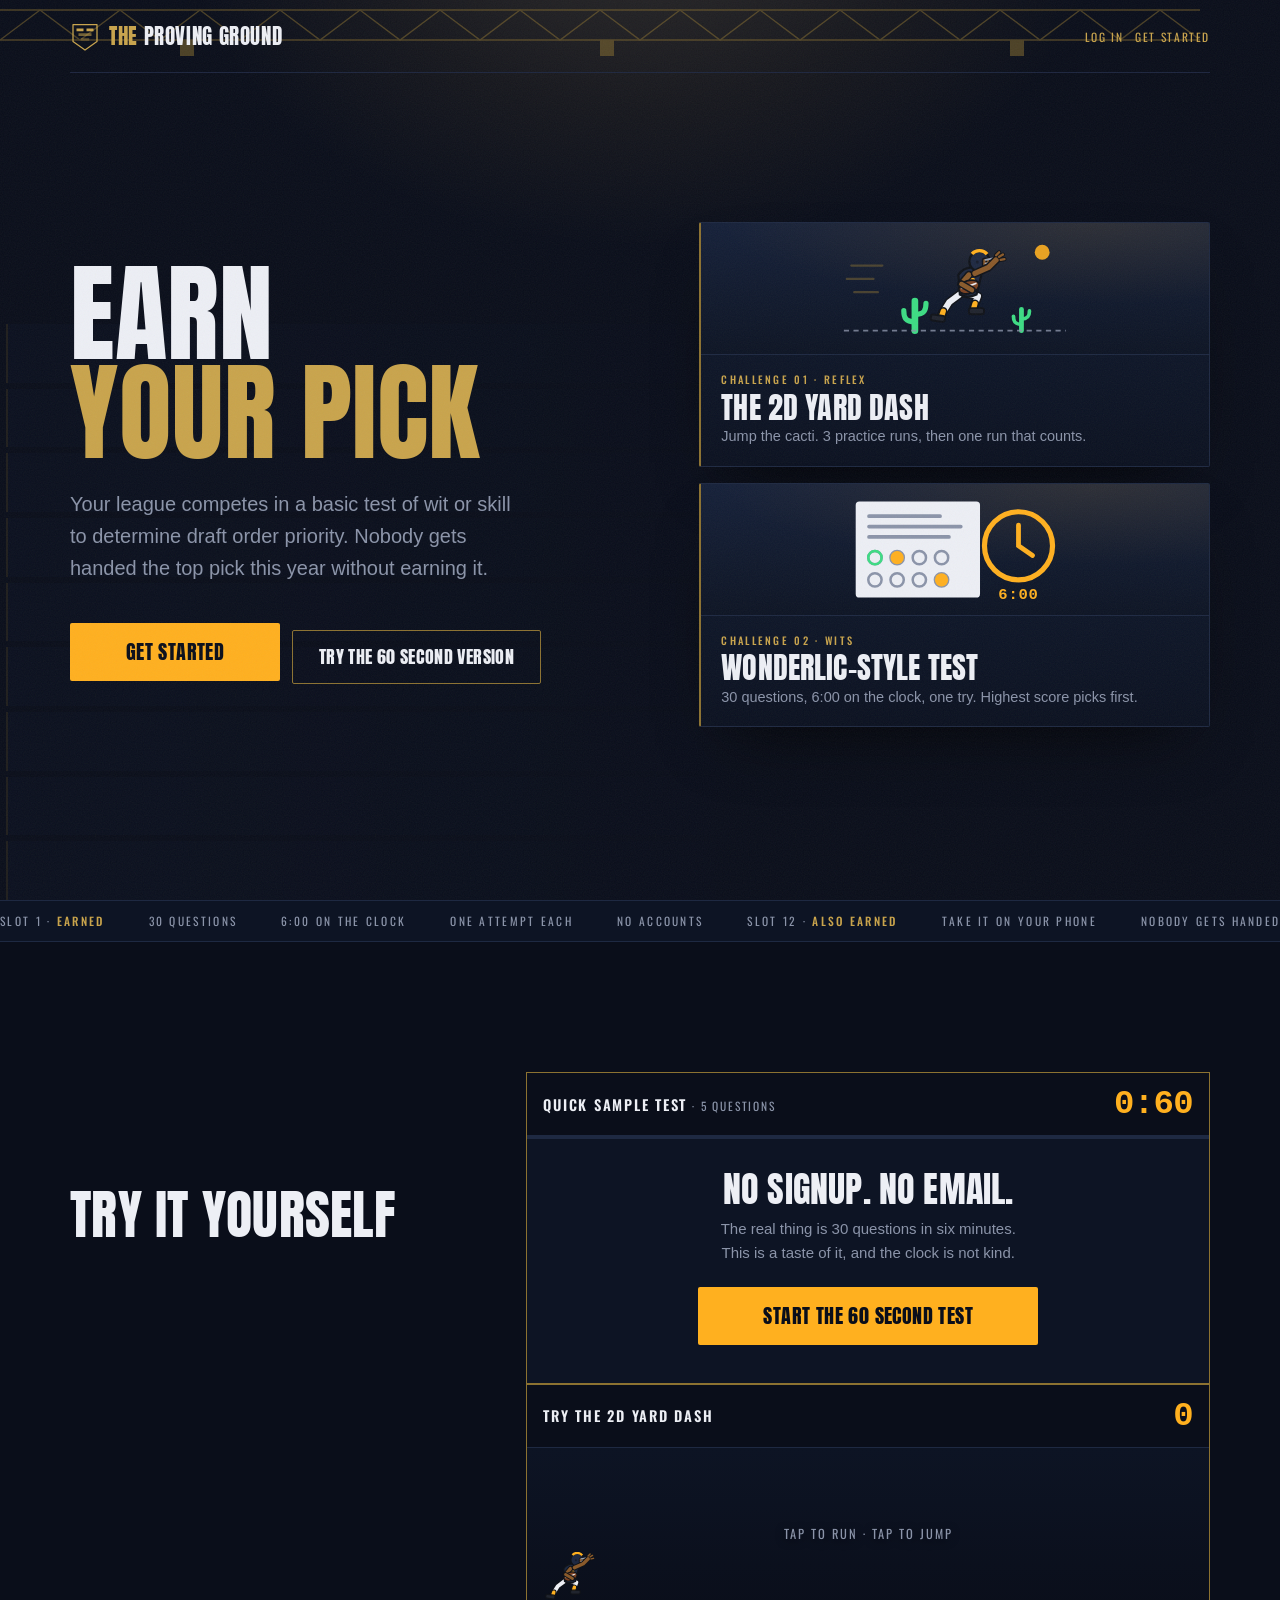
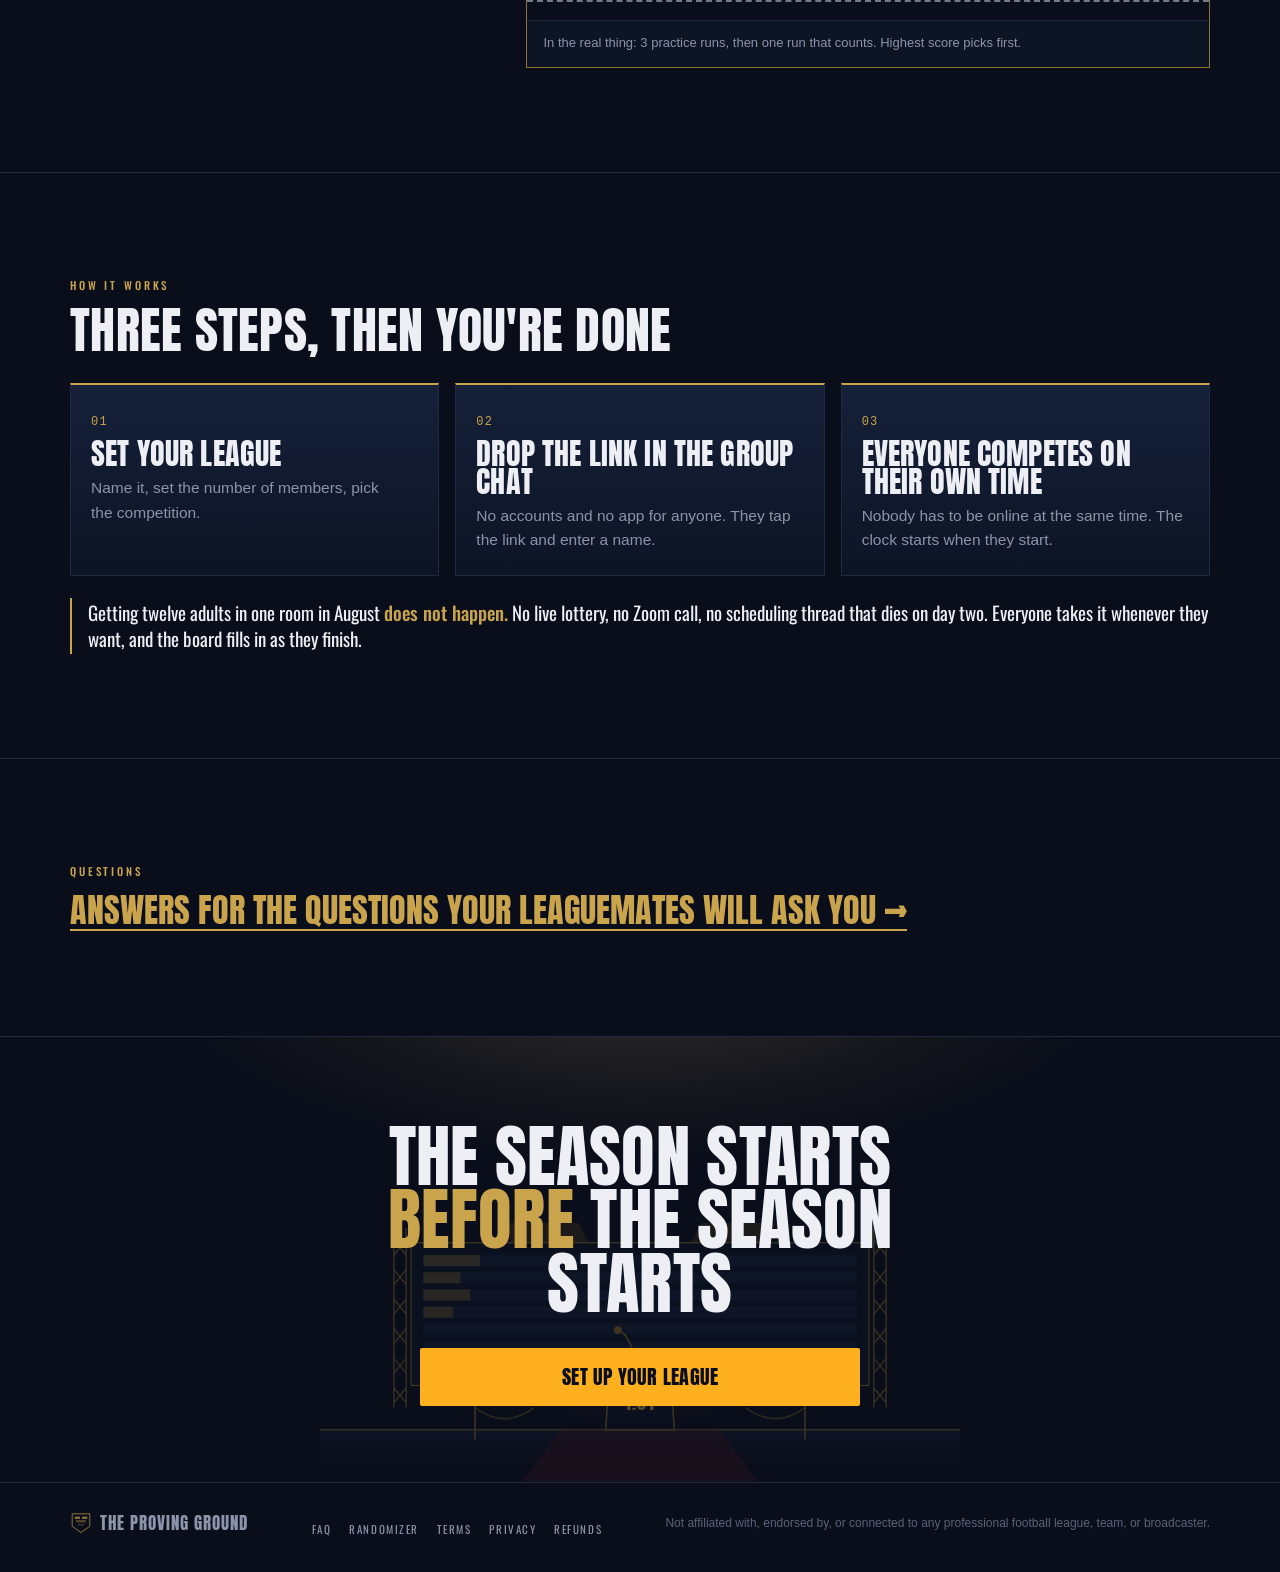
<file: docs/index.html>
<!doctype html>
<html lang="en">
<head>
<meta charset="utf-8">
<meta name="viewport" content="width=device-width, initial-scale=1, viewport-fit=cover">
<title>Fantasy Draft Order — Earn It, Don't Randomize It | The Proving Ground</title>
<meta name="description" content="Stop letting a random number generator hand out the 1.01. Your league takes a 6-minute test or plays a skill game on their phones — highest score picks first. No accounts for members, free to run.">
<link rel="canonical" href="https://theprovingground.app/">
<meta name="theme-color" content="#0A0E1A">

<meta property="og:type" content="website">
<meta property="og:site_name" content="The Proving Ground">
<meta property="og:title" content="Fantasy Draft Order — Earn It, Don't Randomize It">
<meta property="og:description" content="Your league competes for draft position: a 6-minute Wonderlic-style test or a reflex game, on their phones, no accounts. Highest score picks first.">
<meta property="og:url" content="https://theprovingground.app/">
<meta property="og:image" content="https://theprovingground.app/brand/og.png">
<meta property="og:image:width" content="1200">
<meta property="og:image:height" content="630">
<meta name="twitter:card" content="summary_large_image">
<meta name="twitter:title" content="Fantasy Draft Order — Earn It, Don't Randomize It">
<meta name="twitter:description" content="Your league competes for draft position: a 6-minute test or a reflex game, on their phones. Highest score picks first.">
<meta name="twitter:image" content="https://theprovingground.app/brand/og.png">

<script type="application/ld+json">
{
  "@context": "https://schema.org",
  "@graph": [
    {
      "@type": "Organization",
      "@id": "https://theprovingground.app/#org",
      "name": "The Proving Ground",
      "url": "https://theprovingground.app/",
      "logo": "https://theprovingground.app/brand/apple-touch-icon.png"
    },
    {
      "@type": "WebApplication",
      "name": "The Proving Ground",
      "url": "https://theprovingground.app/",
      "applicationCategory": "GameApplication",
      "operatingSystem": "Any (web browser)",
      "description": "A fantasy draft order competition app. Instead of a random draft order generator, league members take a 6-minute Wonderlic-style test or play a skill game on their phones — highest score picks their draft slot first. Members join from a shared link with no accounts.",
      "offers": { "@type": "Offer", "price": "0", "priceCurrency": "USD" },
      "publisher": { "@id": "https://theprovingground.app/#org" }
    }
  ]
}
</script>

<link rel="preconnect" href="https://fonts.googleapis.com">
<link rel="preconnect" href="https://fonts.gstatic.com" crossorigin>
<!-- app.css must be the FIRST stylesheet: the embedded t-rex game injects
     keyframes into document.styleSheets[0], which throws on cross-origin sheets. -->
<link rel="stylesheet" href="./app.css?v=36">
<link href="https://fonts.googleapis.com/css2?family=Anton&family=Oswald:wght@400;500;600&display=swap" rel="stylesheet">
<link rel="stylesheet" href="./landing.css?v=36">
<link rel="stylesheet" href="./landing-desktop.css?v=36">
<link rel="icon" type="image/svg+xml" href="./brand/favicon.svg?v=36">
<link rel="icon" type="image/png" sizes="32x32" href="./brand/favicon-32.png?v=36">
<link rel="apple-touch-icon" href="./brand/apple-touch-icon.png?v=36">
</head>
<body>
<div class="wrap" id="wrap">
  <div id="app" class="center" style="padding-top:40px"><div class="mut">Loading…</div></div>
</div>
<!-- Visible by default so non-JS crawlers (AI engines especially) read the
     page; route() hides it immediately for app views. -->
<div id="landing">
<!-- ============ 1. HERO ============ -->
<header class="lp-hero">
  <div class="lp-stage" aria-hidden="true">
    <div class="lp-spot"></div>
    <svg class="lp-truss" viewBox="0 0 1200 56" preserveAspectRatio="none" aria-hidden="true">
      <g stroke="#8C7231" stroke-width="1.4" fill="none">
        <line x1="0" y1="10" x2="1200" y2="10"/><line x1="0" y1="40" x2="1200" y2="40"/>
        <path d="M0 40 L40 10 L80 40 L120 10 L160 40 L200 10 L240 40 L280 10 L320 40 L360 10 L400 40 L440 10 L480 40 L520 10 L560 40 L600 10 L640 40 L680 10 L720 40 L760 10 L800 40 L840 10 L880 40 L920 10 L960 40 L1000 10 L1040 40 L1080 10 L1120 40 L1160 10 L1200 40"/>
      </g>
      <g fill="#8C7231">
        <rect x="180" y="40" width="14" height="16"/><rect x="600" y="40" width="14" height="16"/><rect x="1010" y="40" width="14" height="16"/>
      </g>
    </svg>
    <div class="lp-bigboard"><i></i><i></i><i></i><i></i><i></i><i></i><i></i><i></i><i></i></div>
  </div>

  <div class="lp-shell">
    <nav class="lp-nav">
      <div class="lp-logo"><img class="lp-lm" src="./brand/icon.svg?v=36" alt=""><b><i>The</i> Proving Ground</b></div>
      <div style="display:flex;align-items:center;gap:12px;flex-shrink:0">
        <a class="lp-navlink" href="#/login">Log in</a>
        <a class="lp-navlink" href="#/admin/signup" style="color:var(--brass)">Get started</a>
      </div>
    </nav>

    <div class="lp-herobody">
      <div class="lp-clockwrap">
        <div class="lp-clock lp-num" id="heroClock" aria-label="six minutes">6<span class="lp-cl">:</span>00</div>
        <div class="lp-clocklab">One test<br>Six minutes<br>One try</div>
      </div>
      <h1>Earn<br><em>your pick</em></h1>
      <p class="lp-body lp-sub">Your league competes in a basic test of wit or skill to determine draft order priority. Nobody gets handed the top pick this year without earning it.</p>
      <div class="lp-heroCta">
        <a class="lp-btn" id="getStarted" href="#/admin/signup">Get started</a>
        <button class="lp-btn lp-outline" type="button" data-jump="#test" style="margin-top:10px">Try the 60 second version</button>
      </div>
    </div>



    <div class="lp-hpicks">
      <a class="lp-hpick" href="#/admin/signup">
        <div class="lp-hp-art"><svg viewBox="0 0 300 150" preserveAspectRatio="xMidYMax meet" aria-hidden="true"><g stroke="#8C7231" stroke-width="3" stroke-linecap="round" opacity=".45"><path d="M10 44 H52 M4 62 H40 M14 80 H46"/></g><circle cx="268" cy="26" r="10" fill="#FFB01F" opacity=".9"/><g transform="translate(96 132) scale(1)" stroke="#3DDC84" stroke-linecap="round" fill="none"><path d="M0 0 V-40" stroke-width="9"/><path d="M0 -12 C-13 -12 -15 -18 -15 -27" stroke-width="7"/><path d="M0 -22 C13 -22 15 -28 15 -37" stroke-width="7"/></g><g transform="translate(240 132) scale(0.72)" stroke="#3DDC84" stroke-linecap="round" fill="none"><path d="M0 0 V-40" stroke-width="9"/><path d="M0 -12 C-13 -12 -15 -18 -15 -27" stroke-width="7"/><path d="M0 -22 C13 -22 15 -28 15 -37" stroke-width="7"/></g><g transform="translate(116 22) scale(1.02)"><polyline points="42,58 26,70 16,86" fill="none" stroke="#101319" stroke-width="12" stroke-linecap="round" stroke-linejoin="round"/><polyline points="42,58 26,70 16,86" fill="none" stroke="#EDEFF5" stroke-width="8" stroke-linecap="round" stroke-linejoin="round"/><polyline points="18,82 16,88" fill="none" stroke="#101319" stroke-width="11" stroke-linecap="round" stroke-linejoin="round"/><polyline points="18,82 16,88" fill="none" stroke="#FFB01F" stroke-width="7" stroke-linecap="round" stroke-linejoin="round"/><rect x="2" y="86" width="19" height="8" rx="3" transform="rotate(8 2 86)" fill="#20242E" stroke="#101319" stroke-width="2.5"/><polyline points="46,58 64,62 58,78" fill="none" stroke="#101319" stroke-width="12" stroke-linecap="round" stroke-linejoin="round"/><polyline points="46,58 64,62 58,78" fill="none" stroke="#EDEFF5" stroke-width="8" stroke-linecap="round" stroke-linejoin="round"/><polyline points="60,72 58,79" fill="none" stroke="#101319" stroke-width="11" stroke-linecap="round" stroke-linejoin="round"/><polyline points="60,72 58,79" fill="none" stroke="#FFB01F" stroke-width="7" stroke-linecap="round" stroke-linejoin="round"/><rect x="52" y="78" width="20" height="8" rx="3" fill="#20242E" stroke="#101319" stroke-width="2.5"/><path d="M38 34 Q44 24 58 24 Q70 26 68 36 L62 60 Q50 66 40 60 Z" fill="#1E2942" stroke="#101319" stroke-width="3"/><rect x="44" y="38" width="16" height="4.5" rx="2" fill="#FFB01F"/><rect x="46" y="46" width="12" height="4" rx="2" fill="#FFB01F"/><polyline points="52,34 42,46" fill="none" stroke="#101319" stroke-width="11" stroke-linecap="round" stroke-linejoin="round"/><polyline points="52,34 42,46" fill="none" stroke="#8A5A2B" stroke-width="7" stroke-linecap="round" stroke-linejoin="round"/><ellipse cx="52" cy="50" rx="14" ry="8.5" transform="rotate(-18 52 50)" fill="#7B4222" stroke="#101319" stroke-width="2.5"/><path d="M42 52 L62 45" stroke="#EDEFF5" stroke-width="2"/><path d="M49 50 l2 -1 M53 48.6 l2 -1 M57 47.2 l2 -1" stroke="#EDEFF5" stroke-width="1.4"/><polyline points="42,46 56,54" fill="none" stroke="#101319" stroke-width="10" stroke-linecap="round" stroke-linejoin="round"/><polyline points="42,46 56,54" fill="none" stroke="#8A5A2B" stroke-width="6" stroke-linecap="round" stroke-linejoin="round"/><circle cx="66" cy="16" r="13.5" fill="#1E2942" stroke="#101319" stroke-width="3"/><path d="M56 6 A13.5 13.5 0 0 1 76 6.5" fill="none" stroke="#FFB01F" stroke-width="4.5"/><rect x="70" y="12" width="9.5" height="11" rx="3" fill="#8A5A2B" stroke="#101319" stroke-width="2"/><circle cx="75" cy="16" r="1.4" fill="#101319"/><path d="M74 14 L90 11 M74 19 L89 17 M87 10 L88 18" fill="none" stroke="#97A1B4" stroke-width="2.6" stroke-linecap="round"/><circle cx="63" cy="17" r="2" fill="#101319" opacity=".55"/><polyline points="60,32 78,24 90,12" fill="none" stroke="#101319" stroke-width="11" stroke-linecap="round" stroke-linejoin="round"/><polyline points="60,32 78,24 90,12" fill="none" stroke="#8A5A2B" stroke-width="7" stroke-linecap="round" stroke-linejoin="round"/><path d="M88 8 l4 -4 M92 10 l5 -3 M94 14 l5 -1" stroke="#101319" stroke-width="5.5" stroke-linecap="round"/><path d="M88 8 l4 -4 M92 10 l5 -3 M94 14 l5 -1" stroke="#8A5A2B" stroke-width="3" stroke-linecap="round"/></g><path d="M0 132 H300" stroke="#8B94A9" stroke-width="2.5" stroke-dasharray="7 6" opacity=".8"/></svg></div>
        <div class="lp-hp-txt">
          <div class="lp-hp-eye">Challenge 01 · Reflex</div>
          <h2 class="lp-hp-name">The 2D Yard Dash</h2>
          <p class="lp-hp-desc">Jump the cacti. 3 practice runs, then one run that counts.</p>
        </div>
      </a>
      <a class="lp-hpick" href="#/admin/signup">
        <div class="lp-hp-art"><svg viewBox="0 0 300 150" preserveAspectRatio="xMidYMid meet" aria-hidden="true"><rect x="16" y="10" width="168" height="130" rx="5" fill="#EDEFF5"/><path d="M34 30h96M34 44h124M34 58h108" stroke="#8B94A9" stroke-width="5" stroke-linecap="round"/><g stroke="#8B94A9" stroke-width="3.4" fill="none"><circle cx="42" cy="86" r="9"/><circle cx="72" cy="86" r="9"/><circle cx="102" cy="86" r="9"/><circle cx="132" cy="86" r="9"/><circle cx="42" cy="116" r="9"/><circle cx="72" cy="116" r="9"/><circle cx="102" cy="116" r="9"/><circle cx="132" cy="116" r="9"/></g><g fill="#FFB01F"><circle cx="72" cy="86" r="9"/><circle cx="132" cy="116" r="9"/></g><circle cx="42" cy="86" r="9" fill="none" stroke="#3DDC84" stroke-width="3.4"/><circle cx="236" cy="70" r="46" fill="none" stroke="#FFB01F" stroke-width="7"/><path d="M236 42 v28 l19 13" stroke="#FFB01F" stroke-width="6.5" stroke-linecap="round" fill="none"/><text x="236" y="142" text-anchor="middle" font-family="ui-monospace,Menlo,monospace" font-size="21" font-weight="600" fill="#FFB01F" letter-spacing="1">6:00</text></svg></div>
        <div class="lp-hp-txt">
          <div class="lp-hp-eye">Challenge 02 · Wits</div>
          <h2 class="lp-hp-name">Wonderlic-Style Test</h2>
          <p class="lp-hp-desc">30 questions, 6:00 on the clock, one try. Highest score picks first.</p>
        </div>
      </a>
    </div>

  </div>
</header>

<div class="lp-ticker" aria-hidden="true">
  <div class="lp-track">
    <span>Slot 1 · <b>Earned</b></span><span>30 questions</span><span>6:00 on the clock</span><span>One attempt each</span><span>No accounts</span><span>Slot 12 · <b>Also earned</b></span><span>Take it on your phone</span><span>Nobody gets handed the 1.01</span>
    <span>Slot 1 · <b>Earned</b></span><span>30 questions</span><span>6:00 on the clock</span><span>One attempt each</span><span>No accounts</span><span>Slot 12 · <b>Also earned</b></span><span>Take it on your phone</span><span>Nobody gets handed the 1.01</span>
  </div>
</div>

<!-- ============ 3. SAMPLE TEST ============ -->
<section class="lp-sec" id="test">
  <div class="lp-shell">
    <h2 class="lp-stitle lp-sm">Try it yourself</h2>

    <div class="lp-test" style="margin-top:26px">
      <div class="lp-tbar">
        <div class="lp-lab"><b>Quick Sample Test</b> · <span id="qCount">5 questions</span></div>
        <div class="lp-tclock lp-num" id="testClock">0:60</div>
      </div>
      <div class="lp-tprog"><i id="tProg"></i></div>

      <div class="lp-tstart" id="tStart">
        <h3 style="font-size:clamp(26px,7vw,36px)">No signup. No email.</h3>
        <p>The real thing is 30 questions in six minutes. This is a taste of it, and the clock is not kind.</p>
        <button class="lp-btn" id="startBtn" type="button">Start the 60 second test</button>
      </div>

      <div class="lp-tbodyx" id="tPlay" hidden>
        <div class="lp-q" id="qText">—</div>
        <div class="lp-opts" id="qOpts"></div>
      </div>

      <div class="lp-result" id="tResult" hidden>
        <div class="lp-kicker">Your score</div>
        <div class="lp-big lp-num"><span id="scoreVal">0</span><small>/5</small></div>
        <div class="lp-vs">Running visitor average <b class="lp-num" id="avgVal">3.1</b> · you finished in <b class="lp-num" id="timeVal">0:00</b></div>
        <div class="lp-turn">Think you would beat <em>your league?</em> There is one way to find out.</div>
        <a class="lp-btn lp-brass" href="#/admin/signup" style="max-width:400px;margin:0 auto">Get started</a>
      </div>
    </div>

    <div class="lp-dash" id="dashPrev">
      <div class="lp-tbar">
        <div class="lp-lab"><b>Try the 2D Yard Dash</b></div>
        <div class="lp-tclock lp-num" id="dashScore">0</div>
      </div>
      <div class="lp-dstage" id="dashStage" role="button" tabindex="0" aria-label="Tap or press space to jump">
        <div class="lp-drunner" id="dashRunner"><svg viewBox="0 0 102 98" aria-hidden="true"><polyline points="42,58 26,70 16,86" fill="none" stroke="#101319" stroke-width="12" stroke-linecap="round" stroke-linejoin="round"/><polyline points="42,58 26,70 16,86" fill="none" stroke="#EDEFF5" stroke-width="8" stroke-linecap="round" stroke-linejoin="round"/><polyline points="18,82 16,88" fill="none" stroke="#101319" stroke-width="11" stroke-linecap="round" stroke-linejoin="round"/><polyline points="18,82 16,88" fill="none" stroke="#FFB01F" stroke-width="7" stroke-linecap="round" stroke-linejoin="round"/><rect x="2" y="86" width="19" height="8" rx="3" transform="rotate(8 2 86)" fill="#20242E" stroke="#101319" stroke-width="2.5"/><polyline points="46,58 64,62 58,78" fill="none" stroke="#101319" stroke-width="12" stroke-linecap="round" stroke-linejoin="round"/><polyline points="46,58 64,62 58,78" fill="none" stroke="#EDEFF5" stroke-width="8" stroke-linecap="round" stroke-linejoin="round"/><polyline points="60,72 58,79" fill="none" stroke="#101319" stroke-width="11" stroke-linecap="round" stroke-linejoin="round"/><polyline points="60,72 58,79" fill="none" stroke="#FFB01F" stroke-width="7" stroke-linecap="round" stroke-linejoin="round"/><rect x="52" y="78" width="20" height="8" rx="3" fill="#20242E" stroke="#101319" stroke-width="2.5"/><path d="M38 34 Q44 24 58 24 Q70 26 68 36 L62 60 Q50 66 40 60 Z" fill="#1E2942" stroke="#101319" stroke-width="3"/><rect x="44" y="38" width="16" height="4.5" rx="2" fill="#FFB01F"/><rect x="46" y="46" width="12" height="4" rx="2" fill="#FFB01F"/><polyline points="52,34 42,46" fill="none" stroke="#101319" stroke-width="11" stroke-linecap="round" stroke-linejoin="round"/><polyline points="52,34 42,46" fill="none" stroke="#8A5A2B" stroke-width="7" stroke-linecap="round" stroke-linejoin="round"/><ellipse cx="52" cy="50" rx="14" ry="8.5" transform="rotate(-18 52 50)" fill="#7B4222" stroke="#101319" stroke-width="2.5"/><path d="M42 52 L62 45" stroke="#EDEFF5" stroke-width="2"/><path d="M49 50 l2 -1 M53 48.6 l2 -1 M57 47.2 l2 -1" stroke="#EDEFF5" stroke-width="1.4"/><polyline points="42,46 56,54" fill="none" stroke="#101319" stroke-width="10" stroke-linecap="round" stroke-linejoin="round"/><polyline points="42,46 56,54" fill="none" stroke="#8A5A2B" stroke-width="6" stroke-linecap="round" stroke-linejoin="round"/><circle cx="66" cy="16" r="13.5" fill="#1E2942" stroke="#101319" stroke-width="3"/><path d="M56 6 A13.5 13.5 0 0 1 76 6.5" fill="none" stroke="#FFB01F" stroke-width="4.5"/><rect x="70" y="12" width="9.5" height="11" rx="3" fill="#8A5A2B" stroke="#101319" stroke-width="2"/><circle cx="75" cy="16" r="1.4" fill="#101319"/><path d="M74 14 L90 11 M74 19 L89 17 M87 10 L88 18" fill="none" stroke="#97A1B4" stroke-width="2.6" stroke-linecap="round"/><circle cx="63" cy="17" r="2" fill="#101319" opacity=".55"/><polyline points="60,32 78,24 90,12" fill="none" stroke="#101319" stroke-width="11" stroke-linecap="round" stroke-linejoin="round"/><polyline points="60,32 78,24 90,12" fill="none" stroke="#8A5A2B" stroke-width="7" stroke-linecap="round" stroke-linejoin="round"/><path d="M88 8 l4 -4 M92 10 l5 -3 M94 14 l5 -1" stroke="#101319" stroke-width="5.5" stroke-linecap="round"/><path d="M88 8 l4 -4 M92 10 l5 -3 M94 14 l5 -1" stroke="#8A5A2B" stroke-width="3" stroke-linecap="round"/></svg></div>
        <div class="lp-dmsg" id="dashMsg">Tap to run &middot; tap to jump</div>
      </div>
      <div class="lp-dfoot">In the real thing: 3 practice runs, then one run that counts. Highest score picks first.</div>
    </div>
  </div>
</section>

<!-- ============ 4. HOW IT WORKS ============ -->
<section class="lp-sec">
  <div class="lp-shell">
    <div class="lp-kicker">How it works</div>
    <h2 class="lp-stitle lp-sm" style="margin-top:12px">Three steps, then you're done</h2>
    <div class="lp-steps lp-js-reveal">
      <div class="lp-card"><h3>Set your league</h3><p>Name it, set the number of members, pick the competition.</p></div>
      <div class="lp-card"><h3>Drop the link in the group chat</h3><p>No accounts and no app for anyone. They tap the link and enter a name.</p></div>
      <div class="lp-card"><h3>Everyone competes on their own time</h3><p>Nobody has to be online at the same time. The clock starts when they start.</p></div>
    </div>
    <p class="lp-async">Getting twelve adults in one room in August <b>does not happen.</b> No live lottery, no Zoom call, no scheduling thread that dies on day two. Everyone takes it whenever they want, and the board fills in as they finish.</p>
  </div>
</section>

<!-- ============ 8. FAQ LINK ============ -->
<section class="lp-sec lp-faqline">
  <div class="lp-shell">
    <div class="lp-kicker">Questions</div>
    <a class="lp-faqlink" href="./faq.html">Answers for the questions your leaguemates will ask you &rarr;</a>
  </div>
</section>

<!-- ============ 10. CLOSING ============ -->
<section class="lp-closing">
  <div class="lp-stage" aria-hidden="true">
    <div class="lp-spot"></div>
    <div class="lp-stagepic lp-closingpic"><svg viewBox="0 0 520 210" preserveAspectRatio="xMidYMax meet">
        <defs>
          <linearGradient id="lit" x1="0" y1="0" x2="0" y2="1">
            <stop offset="0" stop-color="#FFB01F" stop-opacity=".20"/><stop offset="1" stop-color="#FFB01F" stop-opacity="0"/>
          </linearGradient>
          <linearGradient id="lect" x1="0" y1="0" x2="0" y2="1">
            <stop offset="0" stop-color="#152039"/><stop offset="1" stop-color="#0B1120"/>
          </linearGradient>
          <linearGradient id="floor" x1="0" y1="0" x2="0" y2="1">
            <stop offset="0" stop-color="#152039" stop-opacity=".9"/><stop offset="1" stop-color="#0A0E1A" stop-opacity="0"/>
          </linearGradient>
        </defs>
        <!-- spotlight cones -->
        <polygon points="150,0 210,0 300,168 205,168" fill="url(#lit)"/>
        <polygon points="310,0 370,0 315,168 220,168" fill="url(#lit)"/>
        <!-- backdrop big board -->
        <rect x="74" y="16" width="372" height="116" fill="#0D1424" stroke="#8C7231" stroke-width="1"/>
        <g fill="#152039">
          <rect x="84" y="26" width="352" height="9"/><rect x="84" y="40" width="352" height="9"/>
          <rect x="84" y="54" width="352" height="9"/><rect x="84" y="68" width="352" height="9"/>
          <rect x="84" y="82" width="352" height="9"/><rect x="84" y="96" width="352" height="9"/>
          <rect x="84" y="110" width="352" height="9"/>
        </g>
        <g fill="#8C7231" opacity=".55">
          <rect x="84" y="26" width="46" height="9"/><rect x="84" y="40" width="30" height="9"/>
          <rect x="84" y="54" width="38" height="9"/><rect x="84" y="68" width="24" height="9"/>
        </g>
        <!-- truss uprights -->
        <g stroke="#8C7231" stroke-width="1.2" fill="none" opacity=".85">
          <path d="M60 4 V150 M70 4 V150 M60 14 L70 26 M70 14 L60 26 M60 38 L70 50 M70 38 L60 50 M60 62 L70 74 M70 62 L60 74 M60 86 L70 98 M70 86 L60 98 M60 110 L70 122 M70 110 L60 122 M60 134 L70 146 M70 134 L60 146"/>
          <path d="M450 4 V150 M460 4 V150 M450 14 L460 26 M460 14 L450 26 M450 38 L460 50 M460 38 L450 50 M450 62 L460 74 M460 62 L450 74 M450 86 L460 98 M460 86 L450 98 M450 110 L460 122 M460 110 L450 122 M450 134 L460 146 M460 134 L450 146"/>
        </g>
        <!-- stage floor -->
        <rect x="0" y="168" width="520" height="42" fill="url(#floor)"/>
        <line x1="0" y1="168" x2="520" y2="168" stroke="#8C7231" stroke-width="1.2" opacity=".8"/>
        <!-- carpet -->
        <polygon points="196,168 324,168 356,210 164,210" fill="#4A1620" opacity=".55"/>
        <!-- lectern -->
        <path d="M232 168 L236 116 L284 116 L288 168 Z" fill="url(#lect)" stroke="#8C7231" stroke-width="1.2"/>
        <line x1="234" y1="130" x2="286" y2="130" stroke="#8C7231" stroke-width="1" opacity=".6"/>
        <rect x="228" y="110" width="64" height="8" fill="#C9A44C"/>
        <text x="260" y="152" text-anchor="middle" font-family="Anton, Impact, sans-serif" font-size="15" fill="#C9A44C" letter-spacing="1">1.01</text>
        <!-- microphone -->
        <g stroke="#8C7231" stroke-width="1.2" fill="none"><path d="M260 110 C 250 100 252 92 244 88"/><circle cx="242" cy="87" r="2.6" fill="#8C7231"/></g>
        <!-- stanchions + rope -->
        <g stroke="#8C7231" stroke-width="1.4" fill="none" opacity=".9">
          <line x1="126" y1="146" x2="126" y2="176"/><circle cx="126" cy="143" r="3" fill="#8C7231"/>
          <line x1="394" y1="146" x2="394" y2="176"/><circle cx="394" cy="143" r="3" fill="#8C7231"/>
          <path d="M126 150 Q 150 168 174 150" opacity=".7"/>
          <path d="M346 150 Q 370 168 394 150" opacity=".7"/>
        </g>
      </svg></div>
  </div>
  <div class="lp-shell lp-inner">
    <h2>The season starts <em>before</em> the season starts</h2>
    <a class="lp-btn" href="#/admin/signup">Set up your league</a>
  </div>
</section>

<footer>
  <div class="lp-shell">
    <div class="lp-fl"><img src="./brand/icon.svg?v=36" alt="">The Proving Ground</div>
    <div class="lp-flinks">
      <a href="./faq.html">FAQ</a><a href="./draft-order-randomizer.html">Randomizer</a><a href="./terms.html">Terms</a><a href="./privacy.html">Privacy</a><a href="./refunds.html">Refunds</a>
    </div>
    <p>Not affiliated with, endorsed by, or connected to any professional football league, team, or broadcaster.</p>
  </div>
</footer>
</div>
<script src="./app.js?v=36"></script>
</body>
</html>
</file>
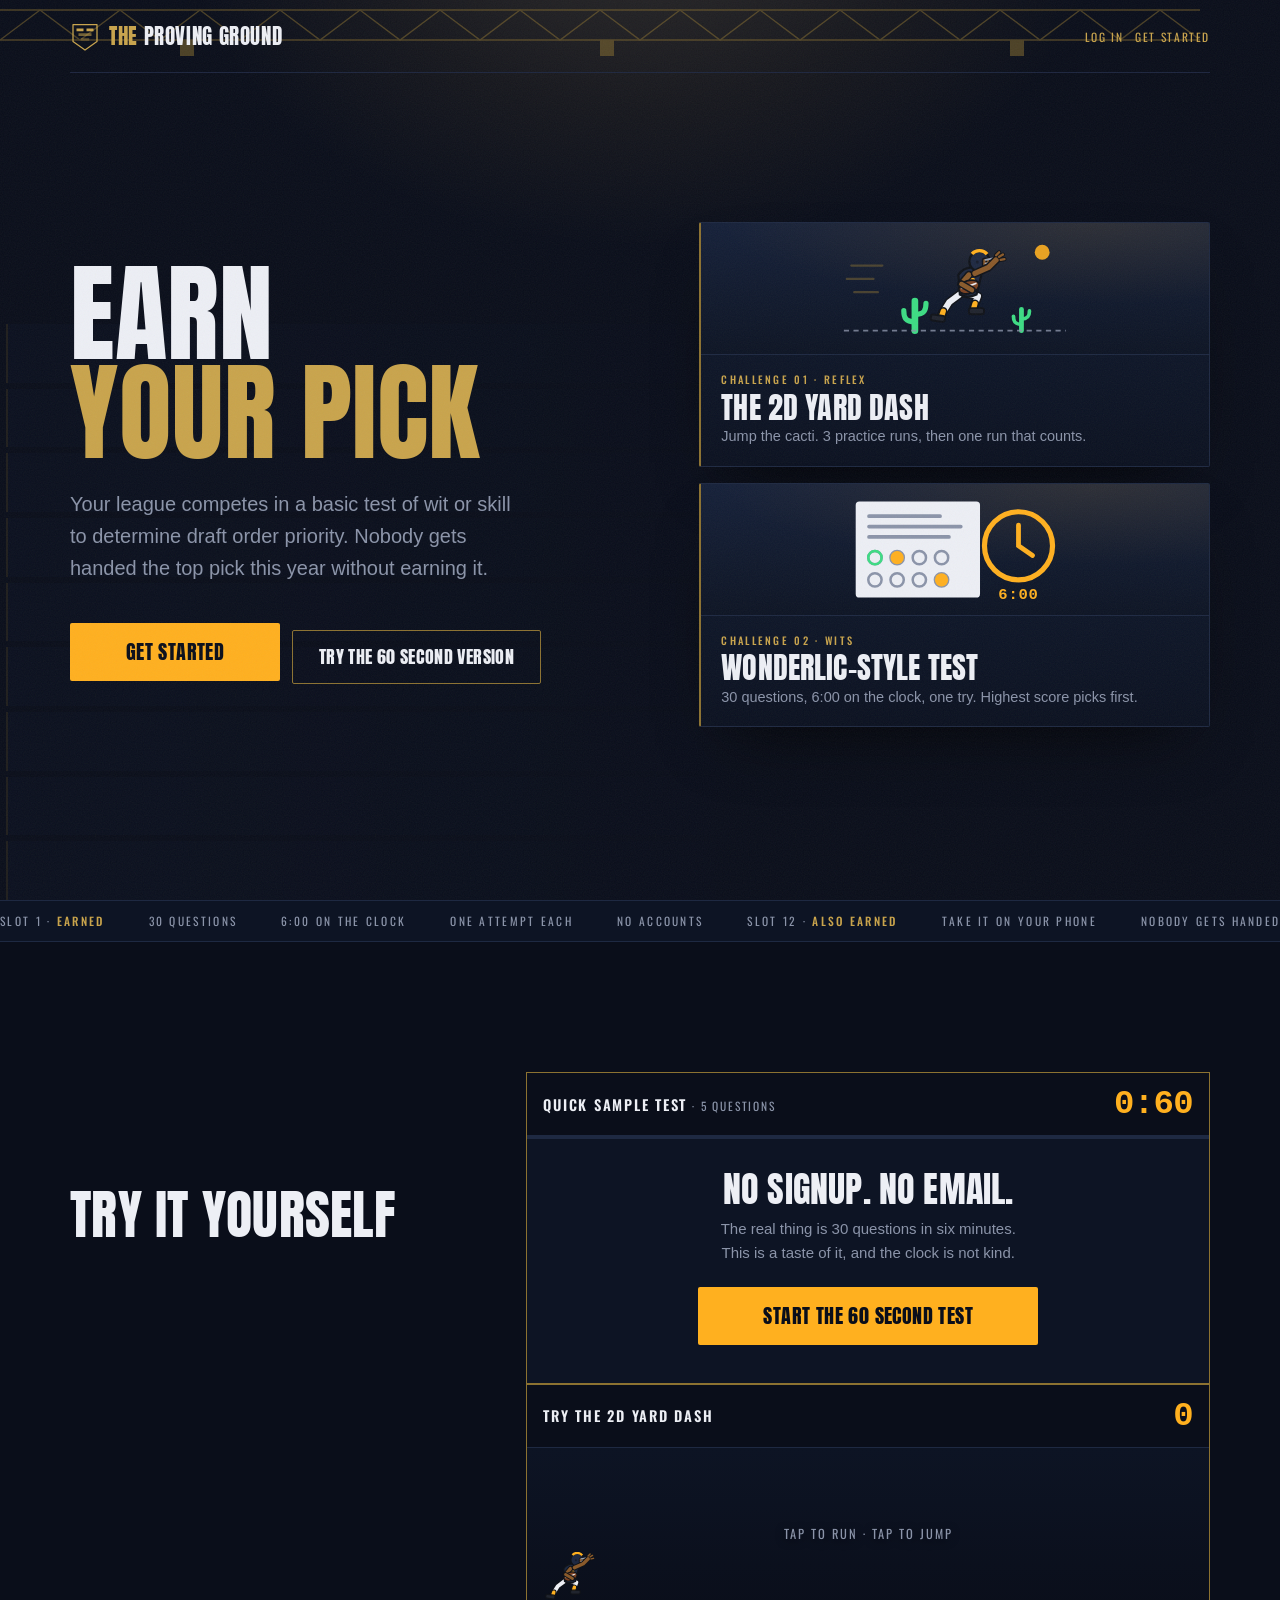
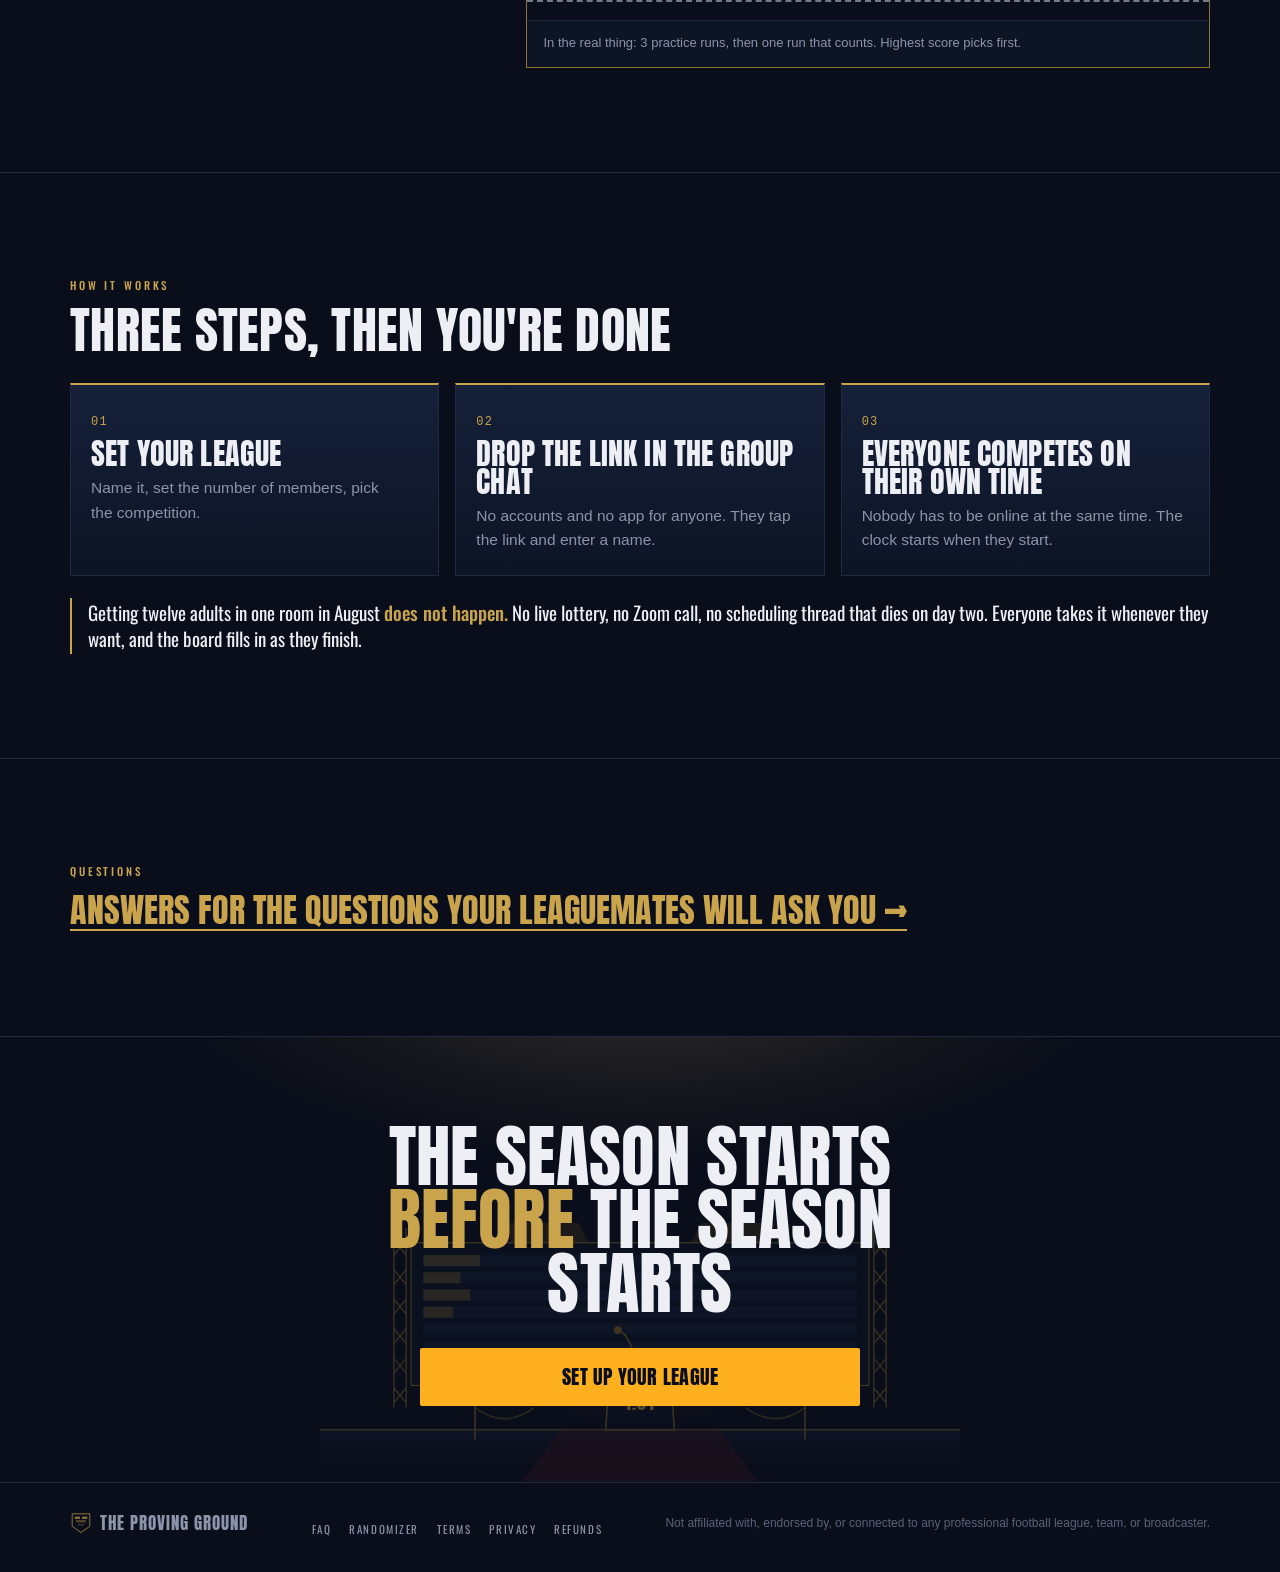
<file: docs/landing/index.html>
<!doctype html>
<html lang="en">
<head>
<meta charset="utf-8">
<title>The Proving Ground — Draft Order Competition</title>
<meta http-equiv="refresh" content="0; url=../#/landing">
<script>location.replace("../#/landing");</script>
</head>
<body><a href="../#/landing">Continue to The Proving Ground</a></body>
</html>
</file>
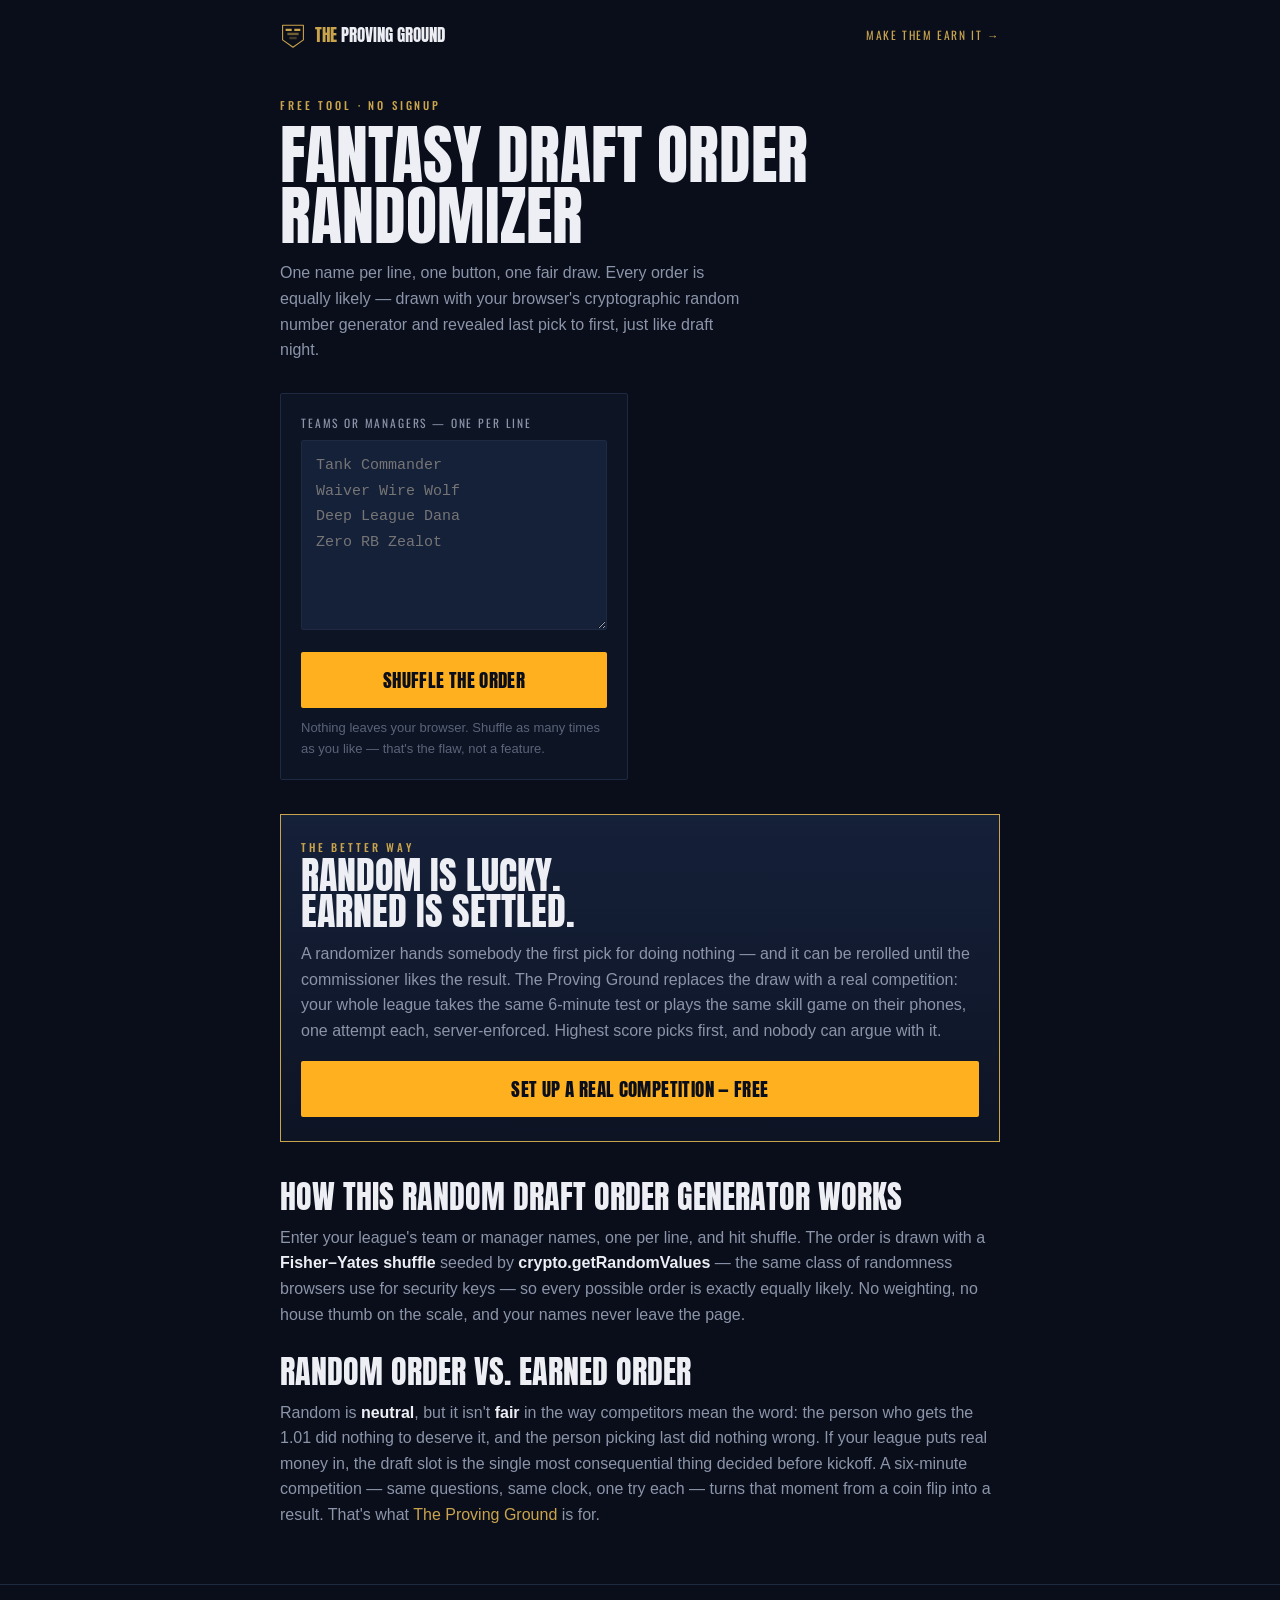
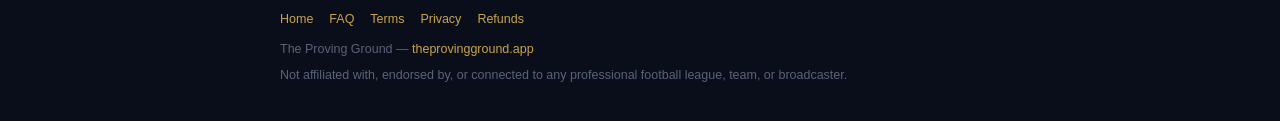
<file: docs/draft-order-randomizer.html>
<!doctype html>
<html lang="en">
<head>
<meta charset="utf-8">
<meta name="viewport" content="width=device-width, initial-scale=1, viewport-fit=cover">
<title>Free Fantasy Draft Order Randomizer — Instant, Fair, No Signup</title>
<meta name="description" content="Free random draft order generator for fantasy football and any draft. Paste your league's team names, hit shuffle, and get a fair order with an animated last-to-first reveal. No signup, no ads.">
<link rel="canonical" href="https://theprovingground.app/draft-order-randomizer.html">
<meta name="theme-color" content="#0A0E1A">

<meta property="og:type" content="website">
<meta property="og:site_name" content="The Proving Ground">
<meta property="og:title" content="Free Fantasy Draft Order Randomizer">
<meta property="og:description" content="Paste your league's names, hit shuffle, get a fair draft order with an animated reveal. Free, instant, no signup.">
<meta property="og:url" content="https://theprovingground.app/draft-order-randomizer.html">
<meta property="og:image" content="https://theprovingground.app/brand/og.png">
<meta name="twitter:card" content="summary_large_image">

<script type="application/ld+json">
{
  "@context": "https://schema.org",
  "@graph": [
    {
      "@type": "WebApplication",
      "name": "Fantasy Draft Order Randomizer",
      "url": "https://theprovingground.app/draft-order-randomizer.html",
      "applicationCategory": "UtilityApplication",
      "operatingSystem": "Any (web browser)",
      "description": "A free random draft order generator. Enter team or player names, shuffle with a cryptographically fair algorithm, and reveal the order last pick to first.",
      "offers": { "@type": "Offer", "price": "0", "priceCurrency": "USD" },
      "publisher": { "@type": "Organization", "name": "The Proving Ground", "url": "https://theprovingground.app/" }
    },
    {
      "@type": "FAQPage",
      "mainEntity": [
        {
          "@type": "Question",
          "name": "How does the draft order randomizer work?",
          "acceptedAnswer": { "@type": "Answer", "text": "Enter one team or manager name per line and hit shuffle. The order is drawn with a Fisher-Yates shuffle seeded by your browser's cryptographic random number generator — the same class of randomness used for security keys — so every permutation is equally likely. The result reveals from the last pick up to the first." }
        },
        {
          "@type": "Question",
          "name": "Is this random draft order generator actually fair?",
          "acceptedAnswer": { "@type": "Answer", "text": "Yes — every order is equally likely and nothing is weighted. But random means lucky, not earned. If your league wants the first pick to mean something, run a real competition: everyone takes the same 6-minute test or plays the same skill game, and the highest score picks first." }
        },
        {
          "@type": "Question",
          "name": "Can I rerun the shuffle if I don't like the result?",
          "acceptedAnswer": { "@type": "Answer", "text": "You can shuffle as many times as you want before you share it — that is exactly the problem with random draft orders. When it matters, do the draw live in the group chat, or use a competition where the result can't be rerolled." }
        }
      ]
    }
  ]
}
</script>

<style>
  :root{
    --void:#0A0E1A; --panel:#0D1424; --panel2:#152039; --line:#1E2942;
    --text:#EDEFF5; --dim:#8B94A9; --dimmer:#5A6379;
    --brass:#C9A44C; --brass2:#8C7231; --amber:#FFB01F;
    --disp:"Anton","Arial Narrow",Impact,sans-serif;
    --cond:"Oswald","Arial Narrow",sans-serif;
    --sys:-apple-system,BlinkMacSystemFont,"Segoe UI",Roboto,Helvetica,Arial,sans-serif;
    --mono:ui-monospace,"SF Mono",SFMono-Regular,Menlo,Consolas,monospace;
  }
  *{box-sizing:border-box;margin:0;padding:0}
  body{background:var(--void);color:var(--text);font-family:var(--sys);font-size:16px;line-height:1.6;-webkit-font-smoothing:antialiased}
  a{color:var(--brass);text-decoration:none}
  a:hover{color:var(--amber)}
  .shell{max-width:760px;margin:0 auto;padding:0 20px}
  h1,h2{font-family:var(--disp);font-weight:400;text-transform:uppercase;line-height:.95}
  nav{display:flex;align-items:center;justify-content:space-between;gap:12px;padding:22px 0}
  nav .logo{display:flex;align-items:center;gap:9px;color:var(--text);font-family:var(--disp);text-transform:uppercase;font-size:17px;white-space:nowrap}
  nav .logo img{width:26px;height:26px;display:block}
  nav .logo i{font-style:normal;color:var(--brass)}
  nav a.app{font-family:var(--cond);text-transform:uppercase;letter-spacing:.14em;font-size:11.5px}
  .kicker{font-family:var(--cond);font-weight:500;text-transform:uppercase;letter-spacing:.26em;font-size:11px;color:var(--brass)}
  h1{font-size:clamp(38px,9vw,64px);margin-top:10px}
  .sub{color:var(--dim);margin-top:14px;max-width:52ch}
  .card{background:var(--panel);border:1px solid var(--line);border-radius:2px;padding:20px;margin-top:26px}
  label{display:block;font-family:var(--cond);text-transform:uppercase;letter-spacing:.16em;font-size:11.5px;color:var(--dim);margin-bottom:8px}
  textarea{
    width:100%;min-height:190px;background:var(--panel2);border:1px solid var(--line);border-radius:2px;
    color:var(--text);font-family:var(--mono);font-size:15px;line-height:1.7;padding:12px 14px;resize:vertical;
  }
  textarea:focus{outline:none;border-color:var(--brass2)}
  .btn{
    display:inline-flex;align-items:center;justify-content:center;width:100%;min-height:56px;margin-top:14px;
    background:var(--amber);color:#0A0E1A;border:0;border-radius:2px;cursor:pointer;
    font-family:var(--disp);text-transform:uppercase;font-size:19px;letter-spacing:.02em;
  }
  .btn:active{filter:brightness(.88)}
  .btn.ghost{background:transparent;color:var(--text);border:1px solid var(--brass2);font-size:16px;min-height:50px}
  .hint{color:var(--dimmer);font-size:13px;margin-top:10px}
  #board{margin-top:8px;border-top:1px solid var(--brass2)}
  .plate{
    display:grid;grid-template-columns:64px 1fr;gap:12px;align-items:center;min-height:54px;
    background:var(--panel);border-bottom:1px solid var(--line);padding:11px 14px;
    opacity:0;transform:translateY(10px);transition:opacity .45s,transform .45s;
  }
  .plate.on{opacity:1;transform:none}
  .plate .slot{font-family:var(--mono);font-size:18px;color:var(--dimmer)}
  .plate .who{font-family:var(--cond);font-weight:500;text-transform:uppercase;font-size:18px;overflow:hidden;text-overflow:ellipsis;white-space:nowrap}
  .plate.first{background:linear-gradient(180deg,rgba(201,164,76,.16),var(--panel2));border:1px solid var(--brass);padding:16px 14px}
  .plate.first .slot{color:var(--brass)}
  .plate.first .who{font-family:var(--disp);font-size:24px}
  .copied{font-family:var(--cond);text-transform:uppercase;letter-spacing:.16em;font-size:11.5px;color:#3DDC84;margin-top:10px;min-height:16px;opacity:0;transition:opacity .2s}
  .copied.on{opacity:1}
  .pitch{border:1px solid var(--brass);background:linear-gradient(180deg,var(--panel2),var(--panel));padding:24px 20px;margin-top:34px}
  .pitch h2{font-size:clamp(26px,6.4vw,38px)}
  .pitch p{color:var(--dim);margin-top:12px}
  .pitch a.btn{margin-top:18px}
  .prose{margin-top:40px}
  .prose h2{font-size:clamp(24px,5.6vw,32px);margin-top:30px}
  .prose p{color:var(--dim);margin-top:12px}
  .prose b{color:var(--text)}
  footer{border-top:1px solid var(--line);margin-top:56px;padding:24px 0 36px;color:var(--dimmer);font-size:12.5px}
  @media(min-width:900px){
    .toolgrid{display:grid;grid-template-columns:1fr 1fr;gap:24px;align-items:start}
    .card{margin-top:30px}
  }
</style>
<link rel="icon" type="image/svg+xml" href="./brand/favicon.svg?v=31">
<link rel="apple-touch-icon" href="./brand/apple-touch-icon.png?v=31">
<link rel="preconnect" href="https://fonts.googleapis.com">
<link rel="preconnect" href="https://fonts.gstatic.com" crossorigin>
<link href="https://fonts.googleapis.com/css2?family=Anton&family=Oswald:wght@400;500;600&display=swap" rel="stylesheet">
</head>
<body>
<div class="shell">
  <nav>
    <a class="logo" href="./"><img src="./brand/icon.svg?v=31" alt=""><span><i>The</i> Proving Ground</span></a>
    <a class="app" href="./#/admin/signup">Make them earn it →</a>
  </nav>

  <header style="margin-top:26px">
    <div class="kicker">Free tool · No signup</div>
    <h1>Fantasy Draft Order Randomizer</h1>
    <p class="sub">One name per line, one button, one fair draw. Every order is equally likely — drawn with your browser's cryptographic random number generator and revealed last pick to first, just like draft night.</p>
  </header>

  <div class="toolgrid">
    <div class="card">
      <label for="names">Teams or managers — one per line</label>
      <textarea id="names" spellcheck="false" placeholder="Tank Commander
Waiver Wire Wolf
Deep League Dana
Zero RB Zealot"></textarea>
      <button class="btn" id="go" type="button">Shuffle the order</button>
      <div class="hint">Nothing leaves your browser. Shuffle as many times as you like — that's the flaw, not a feature.</div>
    </div>

    <div class="card" id="resultCard" hidden>
      <label>The order</label>
      <div id="board"></div>
      <button class="btn ghost" id="copy" type="button">Copy order for the group chat</button>
      <div class="copied" id="copied">Copied!</div>
    </div>
  </div>

  <div class="pitch">
    <div class="kicker">The better way</div>
    <h2>Random is lucky.<br>Earned is settled.</h2>
    <p>A randomizer hands somebody the first pick for doing nothing — and it can be rerolled until the commissioner likes the result. The Proving Ground replaces the draw with a real competition: your whole league takes the same 6-minute test or plays the same skill game on their phones, one attempt each, server-enforced. Highest score picks first, and nobody can argue with it.</p>
    <a class="btn" href="./#/admin/signup">Set up a real competition — free</a>
  </div>

  <div class="prose">
    <h2>How this random draft order generator works</h2>
    <p>Enter your league's team or manager names, one per line, and hit shuffle. The order is drawn with a <b>Fisher–Yates shuffle</b> seeded by <b>crypto.getRandomValues</b> — the same class of randomness browsers use for security keys — so every possible order is exactly equally likely. No weighting, no house thumb on the scale, and your names never leave the page.</p>
    <h2>Random order vs. earned order</h2>
    <p>Random is <b>neutral</b>, but it isn't <b>fair</b> in the way competitors mean the word: the person who gets the 1.01 did nothing to deserve it, and the person picking last did nothing wrong. If your league puts real money in, the draft slot is the single most consequential thing decided before kickoff. A six-minute competition — same questions, same clock, one try each — turns that moment from a coin flip into a result. That's what <a href="./">The Proving Ground</a> is for.</p>
  </div>
</div>

<footer>
  <div class="shell">
    <div style="margin-bottom:10px;display:flex;gap:16px;flex-wrap:wrap"><a href="./">Home</a><a href="./faq.html">FAQ</a><a href="./terms.html">Terms</a><a href="./privacy.html">Privacy</a><a href="./refunds.html">Refunds</a></div>
    <div>The Proving Ground — <a href="./">theprovingground.app</a></div>
    <div style="margin-top:6px">Not affiliated with, endorsed by, or connected to any professional football league, team, or broadcaster.</div>
  </div>
</footer>

<script>
"use strict";
const $ = (s) => document.querySelector(s);

function shuffle(arr) {
  const out = [...arr];
  for (let i = out.length - 1; i > 0; i--) {
    const buf = new Uint32Array(1);
    crypto.getRandomValues(buf);
    const j = buf[0] % (i + 1);
    [out[i], out[j]] = [out[j], out[i]];
  }
  return out;
}

let lastOrder = [];
$("#go").onclick = () => {
  const names = $("#names").value.split("\n").map((s) => s.trim()).filter(Boolean);
  if (names.length < 2) { $("#names").focus(); return; }
  lastOrder = shuffle(names);
  const board = $("#board");
  $("#resultCard").hidden = false;
  board.innerHTML = lastOrder.map((n, i) =>
    '<div class="plate' + (i === 0 ? " first" : "") + '"><span class="slot">1.' + String(i + 1).padStart(2, "0") +
    '</span><span class="who"></span></div>').join("");
  const plates = [...board.querySelectorAll(".plate")];
  plates.forEach((p, i) => { p.querySelector(".who").textContent = lastOrder[i]; });
  // Reveal from the last pick up to the first, like draft night.
  [...plates].reverse().forEach((p, i) => setTimeout(() => p.classList.add("on"), 350 * i));
  $("#resultCard").scrollIntoView({ behavior: "smooth", block: "nearest" });
};

$("#copy").onclick = async () => {
  const text = "Draft order:\n" + lastOrder.map((n, i) => (i + 1) + ". " + n).join("\n") +
    "\n\n(drawn at theprovingground.app — next year they earn it)";
  try { await navigator.clipboard.writeText(text); } catch {}
  $("#copied").classList.add("on");
  setTimeout(() => $("#copied").classList.remove("on"), 1800);
};
</script>
</body>
</html>
</file>
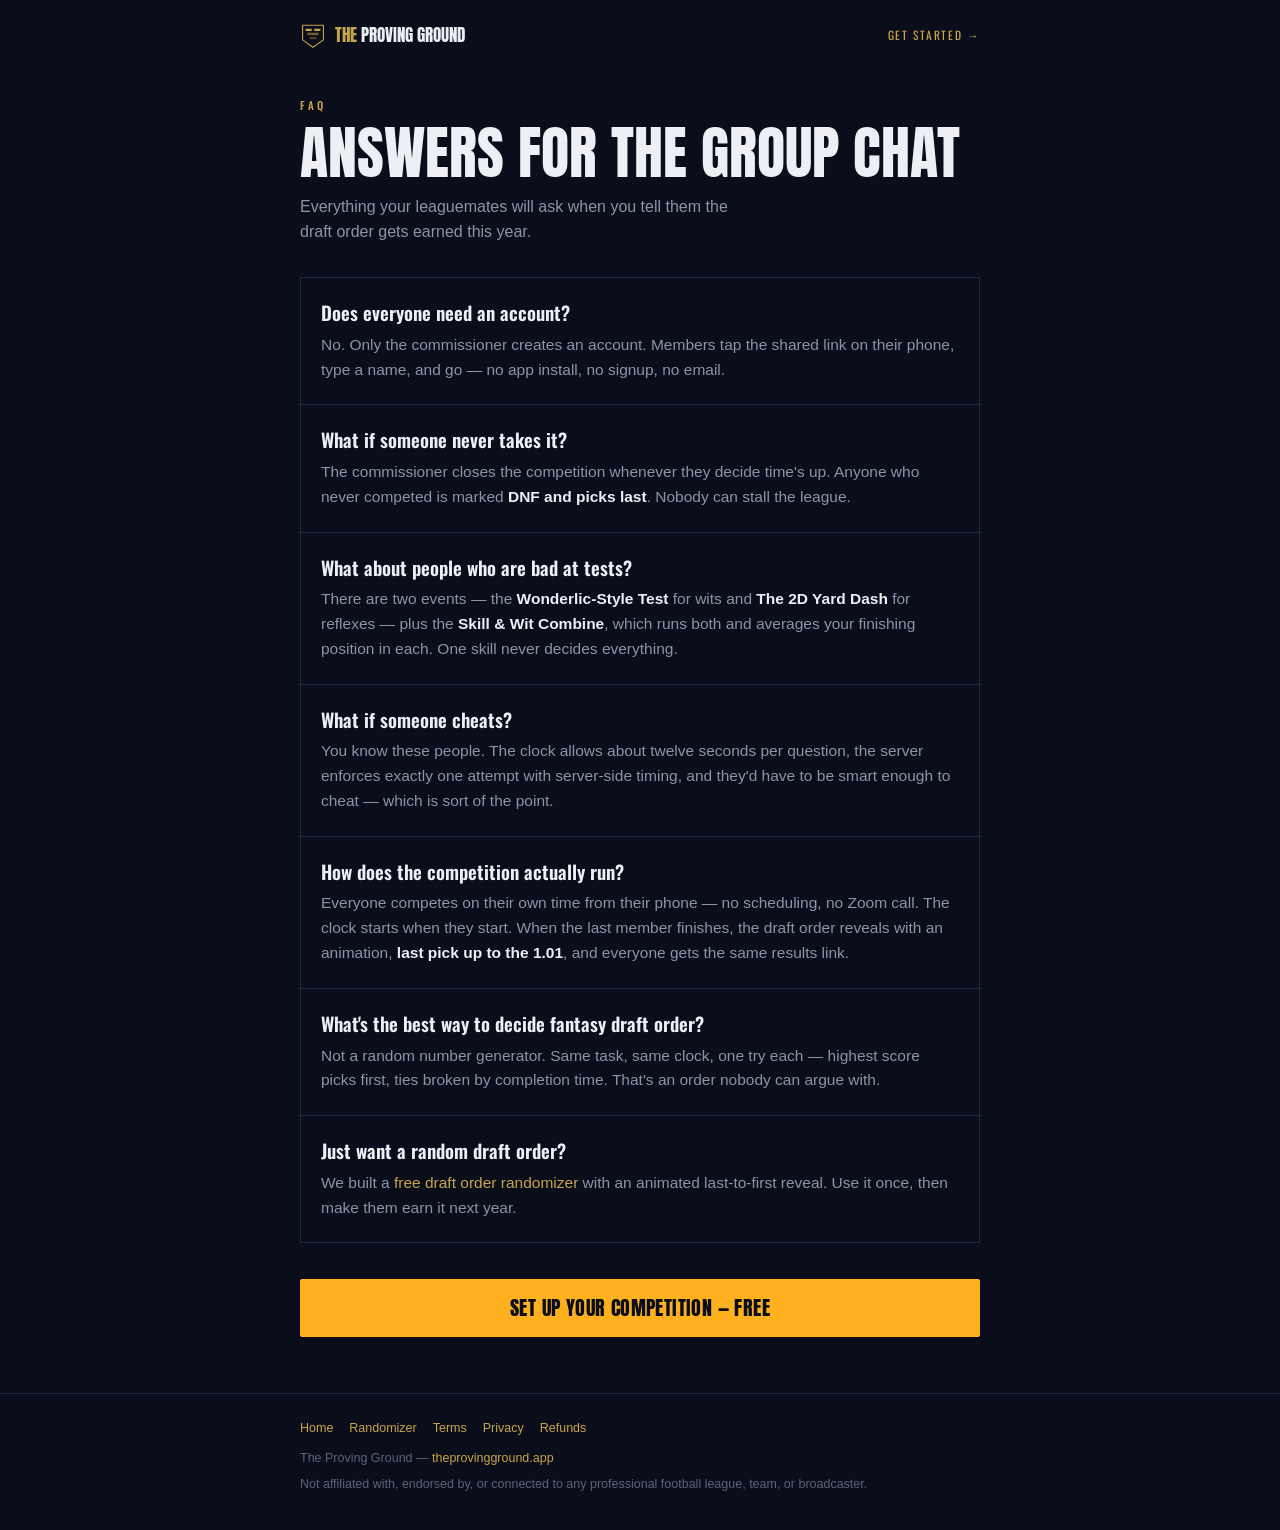
<file: docs/faq.html>
<!doctype html>
<html lang="en">
<head>
<meta charset="utf-8">
<meta name="viewport" content="width=device-width, initial-scale=1, viewport-fit=cover">
<title>FAQ — The Proving Ground | Fantasy Draft Order Questions, Answered</title>
<meta name="description" content="Answers for the questions your leaguemates will ask: does everyone need an account, what if someone never takes it, what about bad test-takers, is random fair, and how the competition works.">
<link rel="canonical" href="https://theprovingground.app/faq.html">
<meta name="theme-color" content="#0A0E1A">

<meta property="og:type" content="website">
<meta property="og:site_name" content="The Proving Ground">
<meta property="og:title" content="FAQ — The Proving Ground">
<meta property="og:description" content="Answers for the questions your leaguemates will ask about deciding draft order with a competition.">
<meta property="og:url" content="https://theprovingground.app/faq.html">
<meta property="og:image" content="https://theprovingground.app/brand/og.png">
<meta name="twitter:card" content="summary_large_image">

<script type="application/ld+json">
{
  "@context": "https://schema.org",
  "@type": "FAQPage",
  "mainEntity": [
    {
      "@type": "Question",
      "name": "Does everyone in the league need an account?",
      "acceptedAnswer": { "@type": "Answer", "text": "No. Only the commissioner creates an account. Members tap a shared link on their phone, type a name, and compete — no app install, no signup." }
    },
    {
      "@type": "Question",
      "name": "What happens if someone never takes the test?",
      "acceptedAnswer": { "@type": "Answer", "text": "The commissioner can close the competition at any time. Anyone who never competed is marked DNF and picks last." }
    },
    {
      "@type": "Question",
      "name": "What about people who are bad at tests?",
      "acceptedAnswer": { "@type": "Answer", "text": "There are two competition types — a Wonderlic-style test of wits and a reflex runner game called The 2D Yard Dash — plus a Skill & Wit Combine that averages both, so one skill never decides everything. And any result is still more earned than a number generator." }
    },
    {
      "@type": "Question",
      "name": "What if someone cheats?",
      "acceptedAnswer": { "@type": "Answer", "text": "You know these people. The clock gives about twelve seconds per question, everyone gets exactly one server-timed attempt, and they'd have to be smart enough to cheat — which is sort of the point." }
    },
    {
      "@type": "Question",
      "name": "How do members take the test?",
      "acceptedAnswer": { "@type": "Answer", "text": "Everyone competes on their own time from their phone. The clock starts when they start; timing is enforced by the server, everyone gets exactly one attempt, and the draft order reveals with an animation once the last member finishes." }
    },
    {
      "@type": "Question",
      "name": "What is the best way to decide fantasy draft order?",
      "acceptedAnswer": { "@type": "Answer", "text": "Most leagues use a random draft order generator, which decides the most consequential moment of the season with luck. The Proving Ground replaces the draw with a competition: every member takes the same 6-minute test or plays the same skill game on their phone, and the highest score picks their draft slot first. Ties are broken by completion time." }
    },
    {
      "@type": "Question",
      "name": "Is a random draft order generator fair?",
      "acceptedAnswer": { "@type": "Answer", "text": "Random is neutral, but it isn't earned — someone still gets the first pick for doing nothing. A competition gives every member the same shot at the same task, so the order is deserved instead of drawn. If you still want a plain randomizer, The Proving Ground includes a free one with an animated reveal." }
    }
  ]
}
</script>

<style>
  :root{
    --void:#0A0E1A; --panel:#0D1424; --panel2:#152039; --line:#1E2942;
    --text:#EDEFF5; --dim:#8B94A9; --dimmer:#5A6379;
    --brass:#C9A44C; --brass2:#8C7231; --amber:#FFB01F;
    --disp:"Anton","Arial Narrow",Impact,sans-serif;
    --cond:"Oswald","Arial Narrow",sans-serif;
    --sys:-apple-system,BlinkMacSystemFont,"Segoe UI",Roboto,Helvetica,Arial,sans-serif;
  }
  *{box-sizing:border-box;margin:0;padding:0}
  body{background:var(--void);color:var(--text);font-family:var(--sys);font-size:16px;line-height:1.6;-webkit-font-smoothing:antialiased}
  a{color:var(--brass);text-decoration:none}
  a:hover{color:var(--amber)}
  .shell{max-width:720px;margin:0 auto;padding:0 20px}
  h1{font-family:var(--disp);font-weight:400;text-transform:uppercase;line-height:.95;font-size:clamp(36px,9vw,58px);margin-top:10px}
  nav{display:flex;align-items:center;justify-content:space-between;gap:12px;padding:22px 0}
  nav .logo{display:flex;align-items:center;gap:9px;color:var(--text);font-family:var(--disp);text-transform:uppercase;font-size:17px;white-space:nowrap}
  nav .logo img{width:26px;height:26px;display:block}
  nav .logo i{font-style:normal;color:var(--brass)}
  nav a.app{font-family:var(--cond);text-transform:uppercase;letter-spacing:.14em;font-size:11.5px}
  .kicker{font-family:var(--cond);font-weight:500;text-transform:uppercase;letter-spacing:.26em;font-size:11px;color:var(--brass)}
  .sub{color:var(--dim);margin-top:14px;max-width:52ch}
  .qa{display:grid;gap:1px;background:var(--line);border:1px solid var(--line);margin-top:32px}
  .qa > div{background:var(--void);padding:22px 20px}
  .qa h2{font-family:var(--cond);font-weight:600;font-size:19px;line-height:1.3;text-transform:none}
  .qa p{color:var(--dim);font-size:15.5px;margin-top:8px}
  .qa b{color:var(--text)}
  .cta{
    display:flex;align-items:center;justify-content:center;min-height:58px;margin:36px 0 0;
    background:var(--amber);color:#0A0E1A !important;border-radius:2px;
    font-family:var(--disp);text-transform:uppercase;font-size:20px;letter-spacing:.02em;
  }
  footer{border-top:1px solid var(--line);margin-top:56px;padding:24px 0 36px;color:var(--dimmer);font-size:12.5px}
</style>
<link rel="icon" type="image/svg+xml" href="./brand/favicon.svg?v=31">
<link rel="apple-touch-icon" href="./brand/apple-touch-icon.png?v=31">
<link rel="preconnect" href="https://fonts.googleapis.com">
<link rel="preconnect" href="https://fonts.gstatic.com" crossorigin>
<link href="https://fonts.googleapis.com/css2?family=Anton&family=Oswald:wght@500;600&display=swap" rel="stylesheet">
</head>
<body>
<div class="shell">
  <nav>
    <a class="logo" href="./"><img src="./brand/icon.svg?v=31" alt=""><span><i>The</i> Proving Ground</span></a>
    <a class="app" href="./#/admin/signup">Get started →</a>
  </nav>

  <header style="margin-top:26px">
    <div class="kicker">FAQ</div>
    <h1>Answers for the group chat</h1>
    <p class="sub">Everything your leaguemates will ask when you tell them the draft order gets earned this year.</p>
  </header>

  <div class="qa">
    <div><h2>Does everyone need an account?</h2><p>No. Only the commissioner creates an account. Members tap the shared link on their phone, type a name, and go — no app install, no signup, no email.</p></div>
    <div><h2>What if someone never takes it?</h2><p>The commissioner closes the competition whenever they decide time's up. Anyone who never competed is marked <b>DNF and picks last</b>. Nobody can stall the league.</p></div>
    <div><h2>What about people who are bad at tests?</h2><p>There are two events — the <b>Wonderlic-Style Test</b> for wits and <b>The 2D Yard Dash</b> for reflexes — plus the <b>Skill &amp; Wit Combine</b>, which runs both and averages your finishing position in each. One skill never decides everything.</p></div>
    <div><h2>What if someone cheats?</h2><p>You know these people. The clock allows about twelve seconds per question, the server enforces exactly one attempt with server-side timing, and they'd have to be smart enough to cheat — which is sort of the point.</p></div>
    <div><h2>How does the competition actually run?</h2><p>Everyone competes on their own time from their phone — no scheduling, no Zoom call. The clock starts when they start. When the last member finishes, the draft order reveals with an animation, <b>last pick up to the 1.01</b>, and everyone gets the same results link.</p></div>
    <div><h2>What's the best way to decide fantasy draft order?</h2><p>Not a random number generator. Same task, same clock, one try each — highest score picks first, ties broken by completion time. That's an order nobody can argue with.</p></div>
    <div><h2>Just want a random draft order?</h2><p>We built a <a href="./draft-order-randomizer.html">free draft order randomizer</a> with an animated last-to-first reveal. Use it once, then make them earn it next year.</p></div>
  </div>

  <a class="cta" href="./#/admin/signup">Set up your competition — free</a>
</div>

<footer>
  <div class="shell">
    <div style="margin-bottom:10px;display:flex;gap:16px;flex-wrap:wrap"><a href="./">Home</a><a href="./draft-order-randomizer.html">Randomizer</a><a href="./terms.html">Terms</a><a href="./privacy.html">Privacy</a><a href="./refunds.html">Refunds</a></div>
    <div>The Proving Ground — <a href="./">theprovingground.app</a></div>
    <div style="margin-top:6px">Not affiliated with, endorsed by, or connected to any professional football league, team, or broadcaster.</div>
  </div>
</footer>
</body>
</html>
</file>
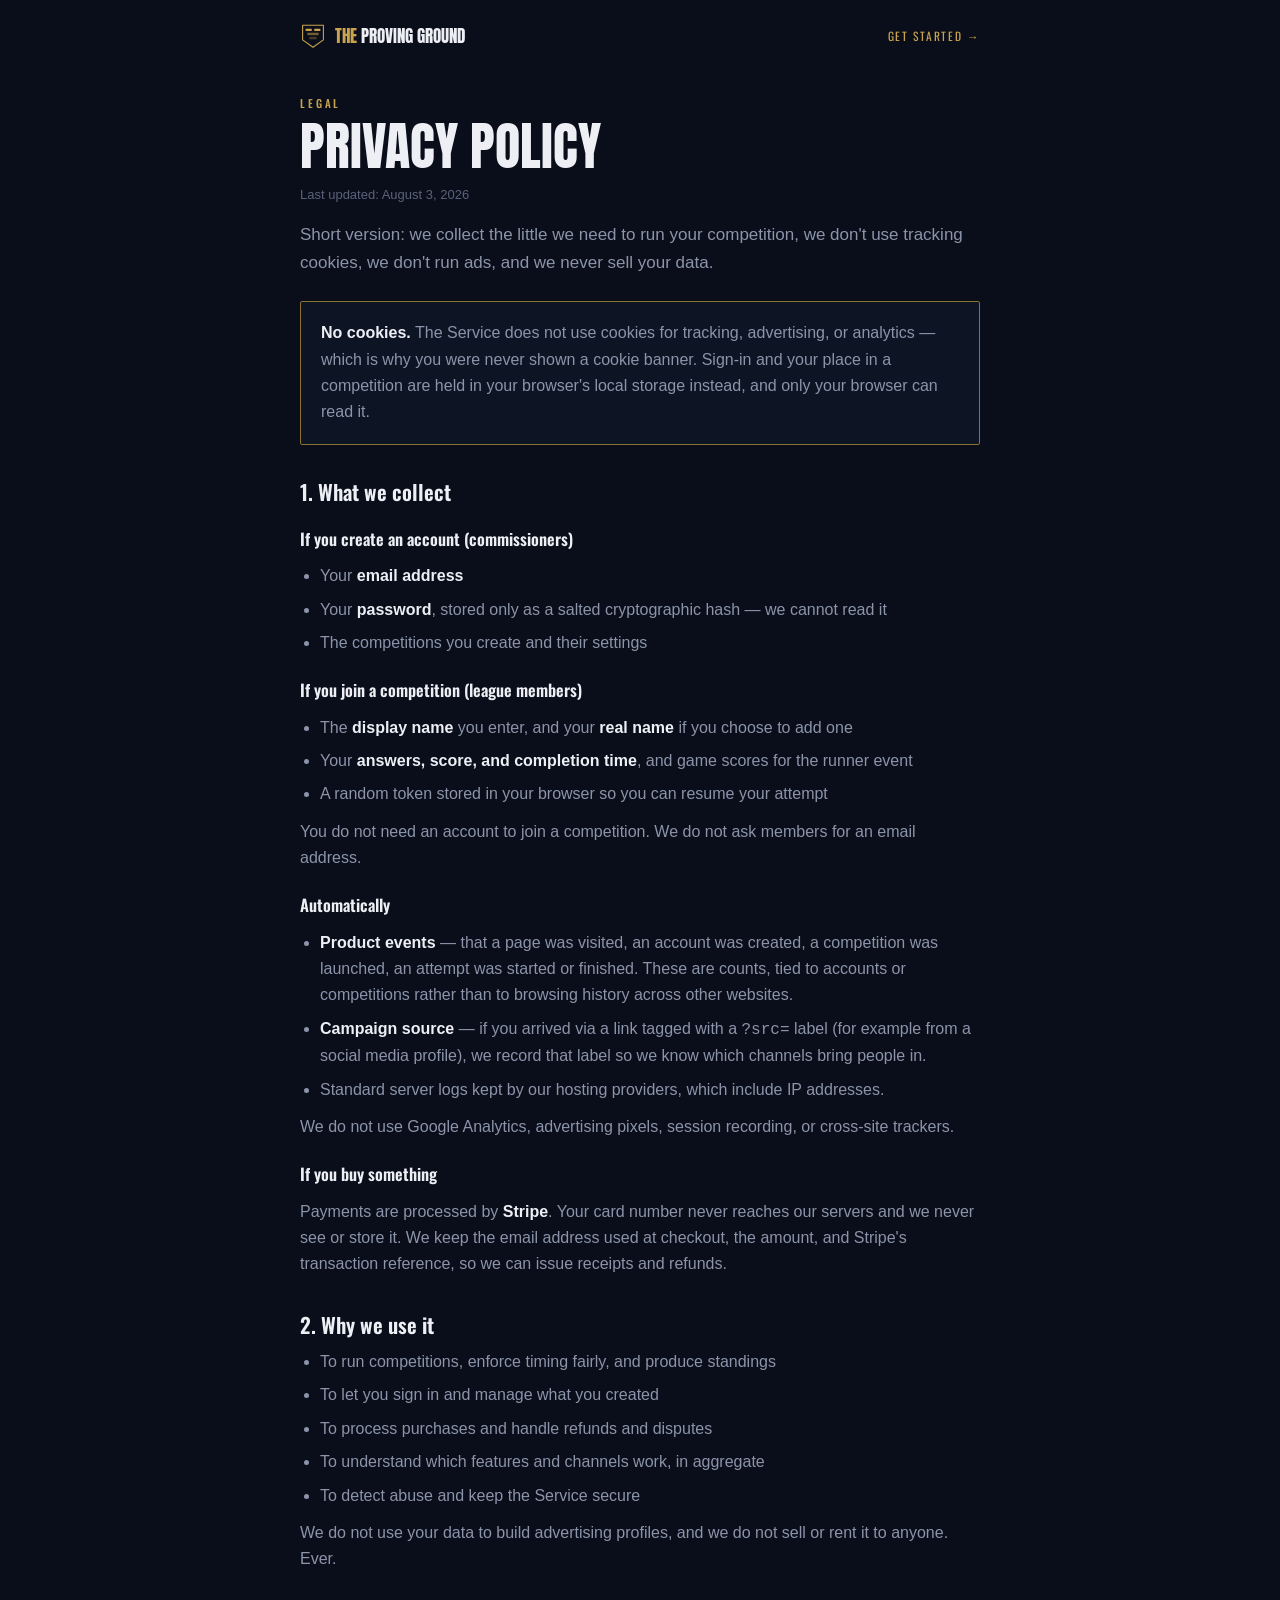
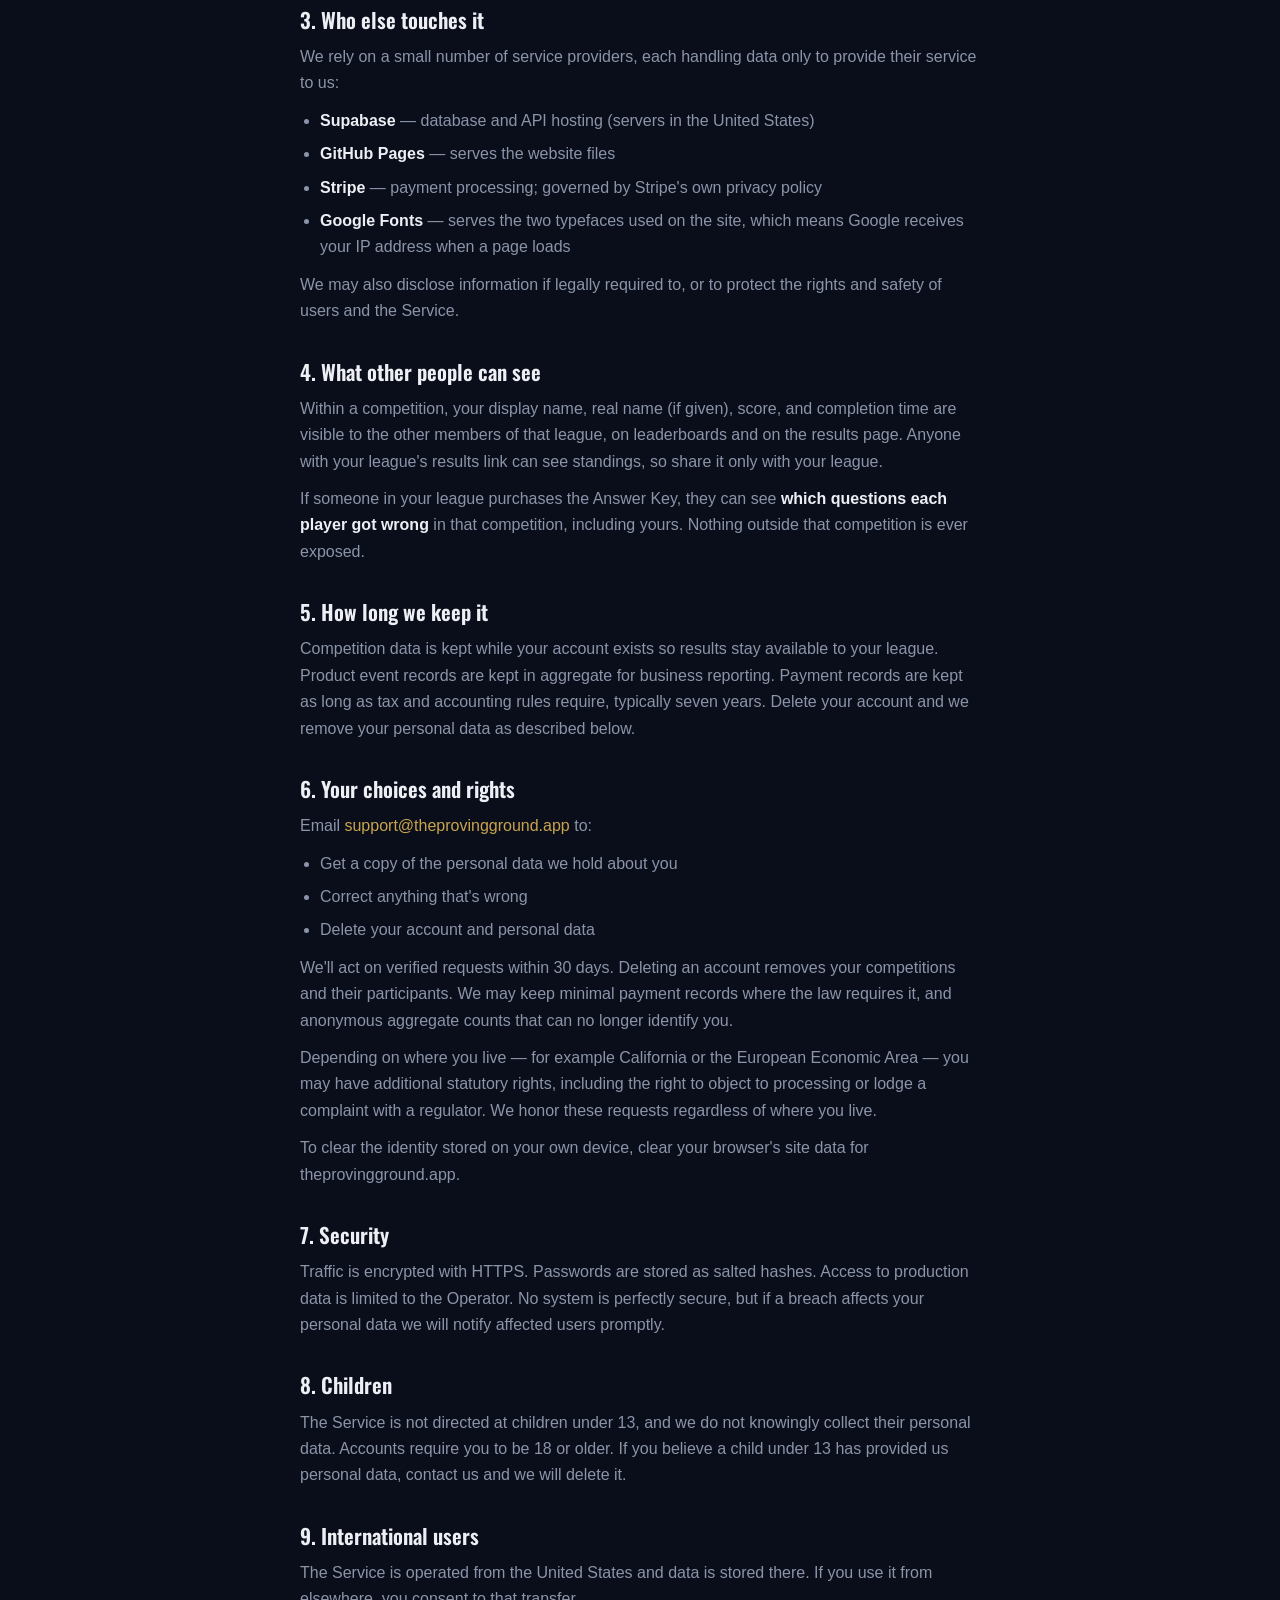
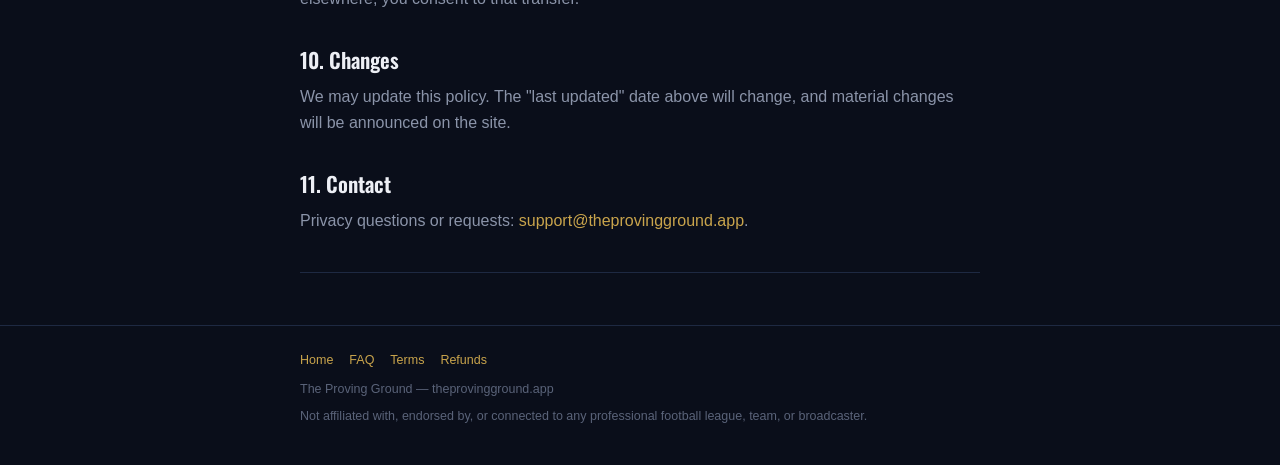
<file: docs/privacy.html>
<!doctype html>
<html lang="en">
<head>
<meta charset="utf-8">
<meta name="viewport" content="width=device-width, initial-scale=1, viewport-fit=cover">
<title>Privacy Policy — The Proving Ground</title>
<meta name="description" content="What The Proving Ground collects, why, who it is shared with, and how to have it deleted. No tracking cookies, no ad networks, no data sales.">
<link rel="canonical" href="https://theprovingground.app/privacy.html">
<meta name="robots" content="index, follow">
<meta name="theme-color" content="#0A0E1A">
<link rel="stylesheet" href="./legal.css?v=36">
<link rel="icon" type="image/svg+xml" href="./brand/favicon.svg?v=36">
<link rel="apple-touch-icon" href="./brand/apple-touch-icon.png?v=36">
<link rel="preconnect" href="https://fonts.googleapis.com">
<link rel="preconnect" href="https://fonts.gstatic.com" crossorigin>
<link href="https://fonts.googleapis.com/css2?family=Anton&family=Oswald:wght@500;600&display=swap" rel="stylesheet">
</head>
<body>
<div class="shell">
  <nav>
    <a class="logo" href="./"><img src="./brand/icon.svg?v=36" alt=""><span><i>The</i> Proving Ground</span></a>
    <a class="app" href="./#/admin/signup">Get started →</a>
  </nav>

  <header style="margin-top:22px">
    <div class="kicker">Legal</div>
    <h1>Privacy Policy</h1>
    <div class="stamp">Last updated: August 3, 2026</div>
    <p class="lede">Short version: we collect the little we need to run your competition, we don't use tracking cookies, we don't run ads, and we never sell your data.</p>
  </header>

  <div class="box">
    <p><b>No cookies.</b> The Service does not use cookies for tracking, advertising, or analytics — which is why you were never shown a cookie banner. Sign-in and your place in a competition are held in your browser's local storage instead, and only your browser can read it.</p>
  </div>

  <h2>1. What we collect</h2>

  <h3>If you create an account (commissioners)</h3>
  <ul>
    <li>Your <b>email address</b></li>
    <li>Your <b>password</b>, stored only as a salted cryptographic hash — we cannot read it</li>
    <li>The competitions you create and their settings</li>
  </ul>

  <h3>If you join a competition (league members)</h3>
  <ul>
    <li>The <b>display name</b> you enter, and your <b>real name</b> if you choose to add one</li>
    <li>Your <b>answers, score, and completion time</b>, and game scores for the runner event</li>
    <li>A random token stored in your browser so you can resume your attempt</li>
  </ul>
  <p>You do not need an account to join a competition. We do not ask members for an email address.</p>

  <h3>Automatically</h3>
  <ul>
    <li><b>Product events</b> — that a page was visited, an account was created, a competition was launched, an attempt was started or finished. These are counts, tied to accounts or competitions rather than to browsing history across other websites.</li>
    <li><b>Campaign source</b> — if you arrived via a link tagged with a <code>?src=</code> label (for example from a social media profile), we record that label so we know which channels bring people in.</li>
    <li>Standard server logs kept by our hosting providers, which include IP addresses.</li>
  </ul>
  <p>We do not use Google Analytics, advertising pixels, session recording, or cross-site trackers.</p>

  <h3>If you buy something</h3>
  <p>Payments are processed by <b>Stripe</b>. Your card number never reaches our servers and we never see or store it. We keep the email address used at checkout, the amount, and Stripe's transaction reference, so we can issue receipts and refunds.</p>

  <h2>2. Why we use it</h2>
  <ul>
    <li>To run competitions, enforce timing fairly, and produce standings</li>
    <li>To let you sign in and manage what you created</li>
    <li>To process purchases and handle refunds and disputes</li>
    <li>To understand which features and channels work, in aggregate</li>
    <li>To detect abuse and keep the Service secure</li>
  </ul>
  <p>We do not use your data to build advertising profiles, and we do not sell or rent it to anyone. Ever.</p>

  <h2>3. Who else touches it</h2>
  <p>We rely on a small number of service providers, each handling data only to provide their service to us:</p>
  <ul>
    <li><b>Supabase</b> — database and API hosting (servers in the United States)</li>
    <li><b>GitHub Pages</b> — serves the website files</li>
    <li><b>Stripe</b> — payment processing; governed by Stripe's own privacy policy</li>
    <li><b>Google Fonts</b> — serves the two typefaces used on the site, which means Google receives your IP address when a page loads</li>
  </ul>
  <p>We may also disclose information if legally required to, or to protect the rights and safety of users and the Service.</p>

  <h2>4. What other people can see</h2>
  <p>Within a competition, your display name, real name (if given), score, and completion time are visible to the other members of that league, on leaderboards and on the results page. Anyone with your league's results link can see standings, so share it only with your league.</p>
  <p>If someone in your league purchases the Answer Key, they can see <b>which questions each player got wrong</b> in that competition, including yours. Nothing outside that competition is ever exposed.</p>

  <h2>5. How long we keep it</h2>
  <p>Competition data is kept while your account exists so results stay available to your league. Product event records are kept in aggregate for business reporting. Payment records are kept as long as tax and accounting rules require, typically seven years. Delete your account and we remove your personal data as described below.</p>

  <h2>6. Your choices and rights</h2>
  <p>Email <a href="mailto:support@theprovingground.app">support@theprovingground.app</a> to:</p>
  <ul>
    <li>Get a copy of the personal data we hold about you</li>
    <li>Correct anything that's wrong</li>
    <li>Delete your account and personal data</li>
  </ul>
  <p>We'll act on verified requests within 30 days. Deleting an account removes your competitions and their participants. We may keep minimal payment records where the law requires it, and anonymous aggregate counts that can no longer identify you.</p>
  <p>Depending on where you live — for example California or the European Economic Area — you may have additional statutory rights, including the right to object to processing or lodge a complaint with a regulator. We honor these requests regardless of where you live.</p>
  <p>To clear the identity stored on your own device, clear your browser's site data for theprovingground.app.</p>

  <h2>7. Security</h2>
  <p>Traffic is encrypted with HTTPS. Passwords are stored as salted hashes. Access to production data is limited to the Operator. No system is perfectly secure, but if a breach affects your personal data we will notify affected users promptly.</p>

  <h2>8. Children</h2>
  <p>The Service is not directed at children under 13, and we do not knowingly collect their personal data. Accounts require you to be 18 or older. If you believe a child under 13 has provided us personal data, contact us and we will delete it.</p>

  <h2>9. International users</h2>
  <p>The Service is operated from the United States and data is stored there. If you use it from elsewhere, you consent to that transfer.</p>

  <h2>10. Changes</h2>
  <p>We may update this policy. The "last updated" date above will change, and material changes will be announced on the site.</p>

  <h2>11. Contact</h2>
  <p>Privacy questions or requests: <a href="mailto:support@theprovingground.app">support@theprovingground.app</a>.</p>

  <hr>
</div>

<footer>
  <div class="shell">
    <div class="links">
      <a href="./">Home</a><a href="./faq.html">FAQ</a><a href="./terms.html">Terms</a><a href="./refunds.html">Refunds</a>
    </div>
    <div>The Proving Ground — theprovingground.app</div>
    <div style="margin-top:6px">Not affiliated with, endorsed by, or connected to any professional football league, team, or broadcaster.</div>
  </div>
</footer>
</body>
</html>
</file>
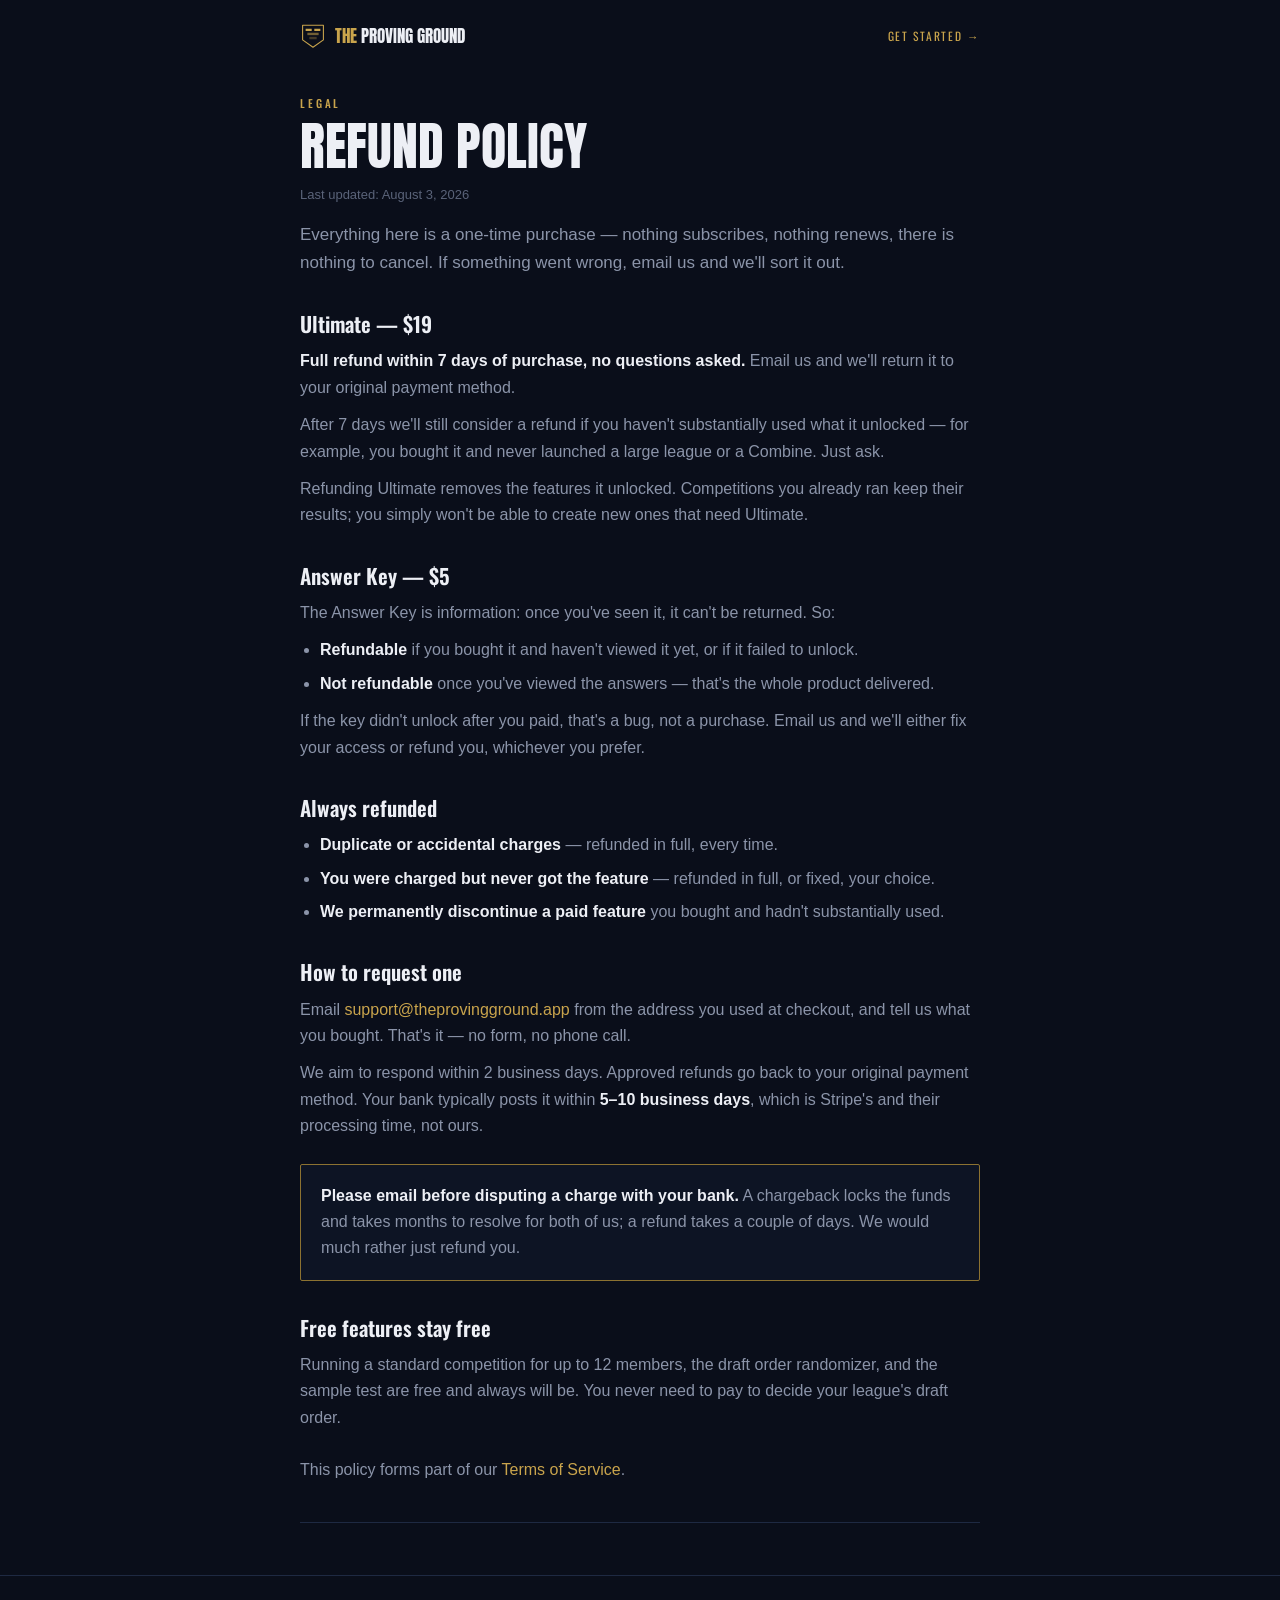
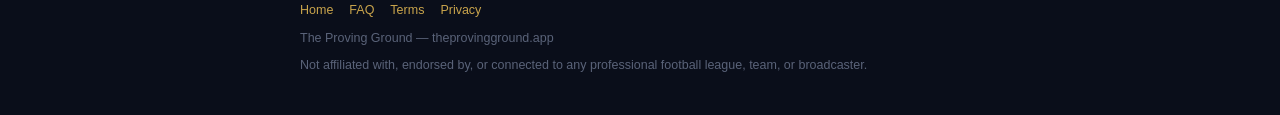
<file: docs/refunds.html>
<!doctype html>
<html lang="en">
<head>
<meta charset="utf-8">
<meta name="viewport" content="width=device-width, initial-scale=1, viewport-fit=cover">
<title>Refund Policy — The Proving Ground</title>
<meta name="description" content="Refund terms for The Proving Ground: 7-day refunds on Ultimate, answer key refundable until viewed, duplicate charges always refunded.">
<link rel="canonical" href="https://theprovingground.app/refunds.html">
<meta name="robots" content="index, follow">
<meta name="theme-color" content="#0A0E1A">
<link rel="stylesheet" href="./legal.css?v=36">
<link rel="icon" type="image/svg+xml" href="./brand/favicon.svg?v=36">
<link rel="apple-touch-icon" href="./brand/apple-touch-icon.png?v=36">
<link rel="preconnect" href="https://fonts.googleapis.com">
<link rel="preconnect" href="https://fonts.gstatic.com" crossorigin>
<link href="https://fonts.googleapis.com/css2?family=Anton&family=Oswald:wght@500;600&display=swap" rel="stylesheet">
</head>
<body>
<div class="shell">
  <nav>
    <a class="logo" href="./"><img src="./brand/icon.svg?v=36" alt=""><span><i>The</i> Proving Ground</span></a>
    <a class="app" href="./#/admin/signup">Get started →</a>
  </nav>

  <header style="margin-top:22px">
    <div class="kicker">Legal</div>
    <h1>Refund Policy</h1>
    <div class="stamp">Last updated: August 3, 2026</div>
    <p class="lede">Everything here is a one-time purchase — nothing subscribes, nothing renews, there is nothing to cancel. If something went wrong, email us and we'll sort it out.</p>
  </header>

  <h2>Ultimate — $19</h2>
  <p><b>Full refund within 7 days of purchase, no questions asked.</b> Email us and we'll return it to your original payment method.</p>
  <p>After 7 days we'll still consider a refund if you haven't substantially used what it unlocked — for example, you bought it and never launched a large league or a Combine. Just ask.</p>
  <p>Refunding Ultimate removes the features it unlocked. Competitions you already ran keep their results; you simply won't be able to create new ones that need Ultimate.</p>

  <h2>Answer Key — $5</h2>
  <p>The Answer Key is information: once you've seen it, it can't be returned. So:</p>
  <ul>
    <li><b>Refundable</b> if you bought it and haven't viewed it yet, or if it failed to unlock.</li>
    <li><b>Not refundable</b> once you've viewed the answers — that's the whole product delivered.</li>
  </ul>
  <p>If the key didn't unlock after you paid, that's a bug, not a purchase. Email us and we'll either fix your access or refund you, whichever you prefer.</p>

  <h2>Always refunded</h2>
  <ul>
    <li><b>Duplicate or accidental charges</b> — refunded in full, every time.</li>
    <li><b>You were charged but never got the feature</b> — refunded in full, or fixed, your choice.</li>
    <li><b>We permanently discontinue a paid feature</b> you bought and hadn't substantially used.</li>
  </ul>

  <h2>How to request one</h2>
  <p>Email <a href="mailto:support@theprovingground.app">support@theprovingground.app</a> from the address you used at checkout, and tell us what you bought. That's it — no form, no phone call.</p>
  <p>We aim to respond within 2 business days. Approved refunds go back to your original payment method. Your bank typically posts it within <b>5–10 business days</b>, which is Stripe's and their processing time, not ours.</p>

  <div class="box">
    <p><b>Please email before disputing a charge with your bank.</b> A chargeback locks the funds and takes months to resolve for both of us; a refund takes a couple of days. We would much rather just refund you.</p>
  </div>

  <h2>Free features stay free</h2>
  <p>Running a standard competition for up to 12 members, the draft order randomizer, and the sample test are free and always will be. You never need to pay to decide your league's draft order.</p>

  <p style="margin-top:26px">This policy forms part of our <a href="./terms.html">Terms of Service</a>.</p>

  <hr>
</div>

<footer>
  <div class="shell">
    <div class="links">
      <a href="./">Home</a><a href="./faq.html">FAQ</a><a href="./terms.html">Terms</a><a href="./privacy.html">Privacy</a>
    </div>
    <div>The Proving Ground — theprovingground.app</div>
    <div style="margin-top:6px">Not affiliated with, endorsed by, or connected to any professional football league, team, or broadcaster.</div>
  </div>
</footer>
</body>
</html>
</file>
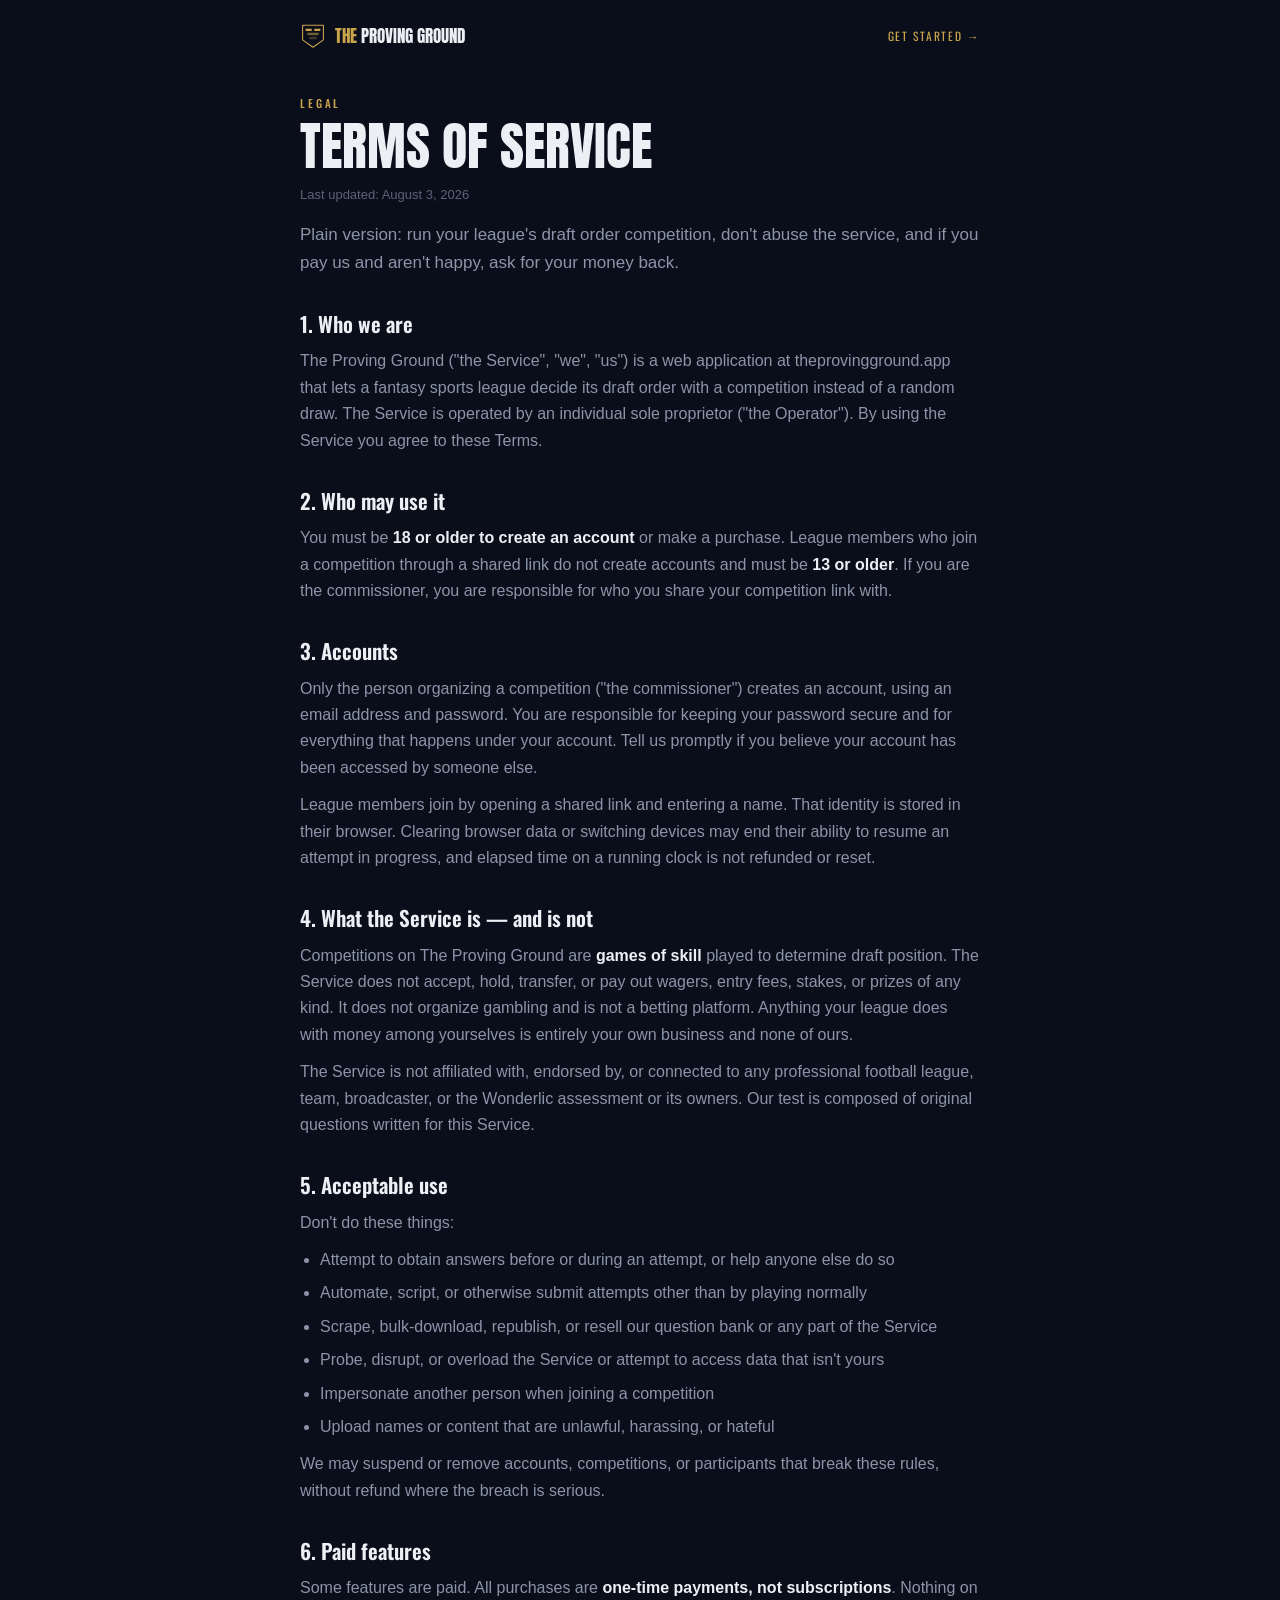
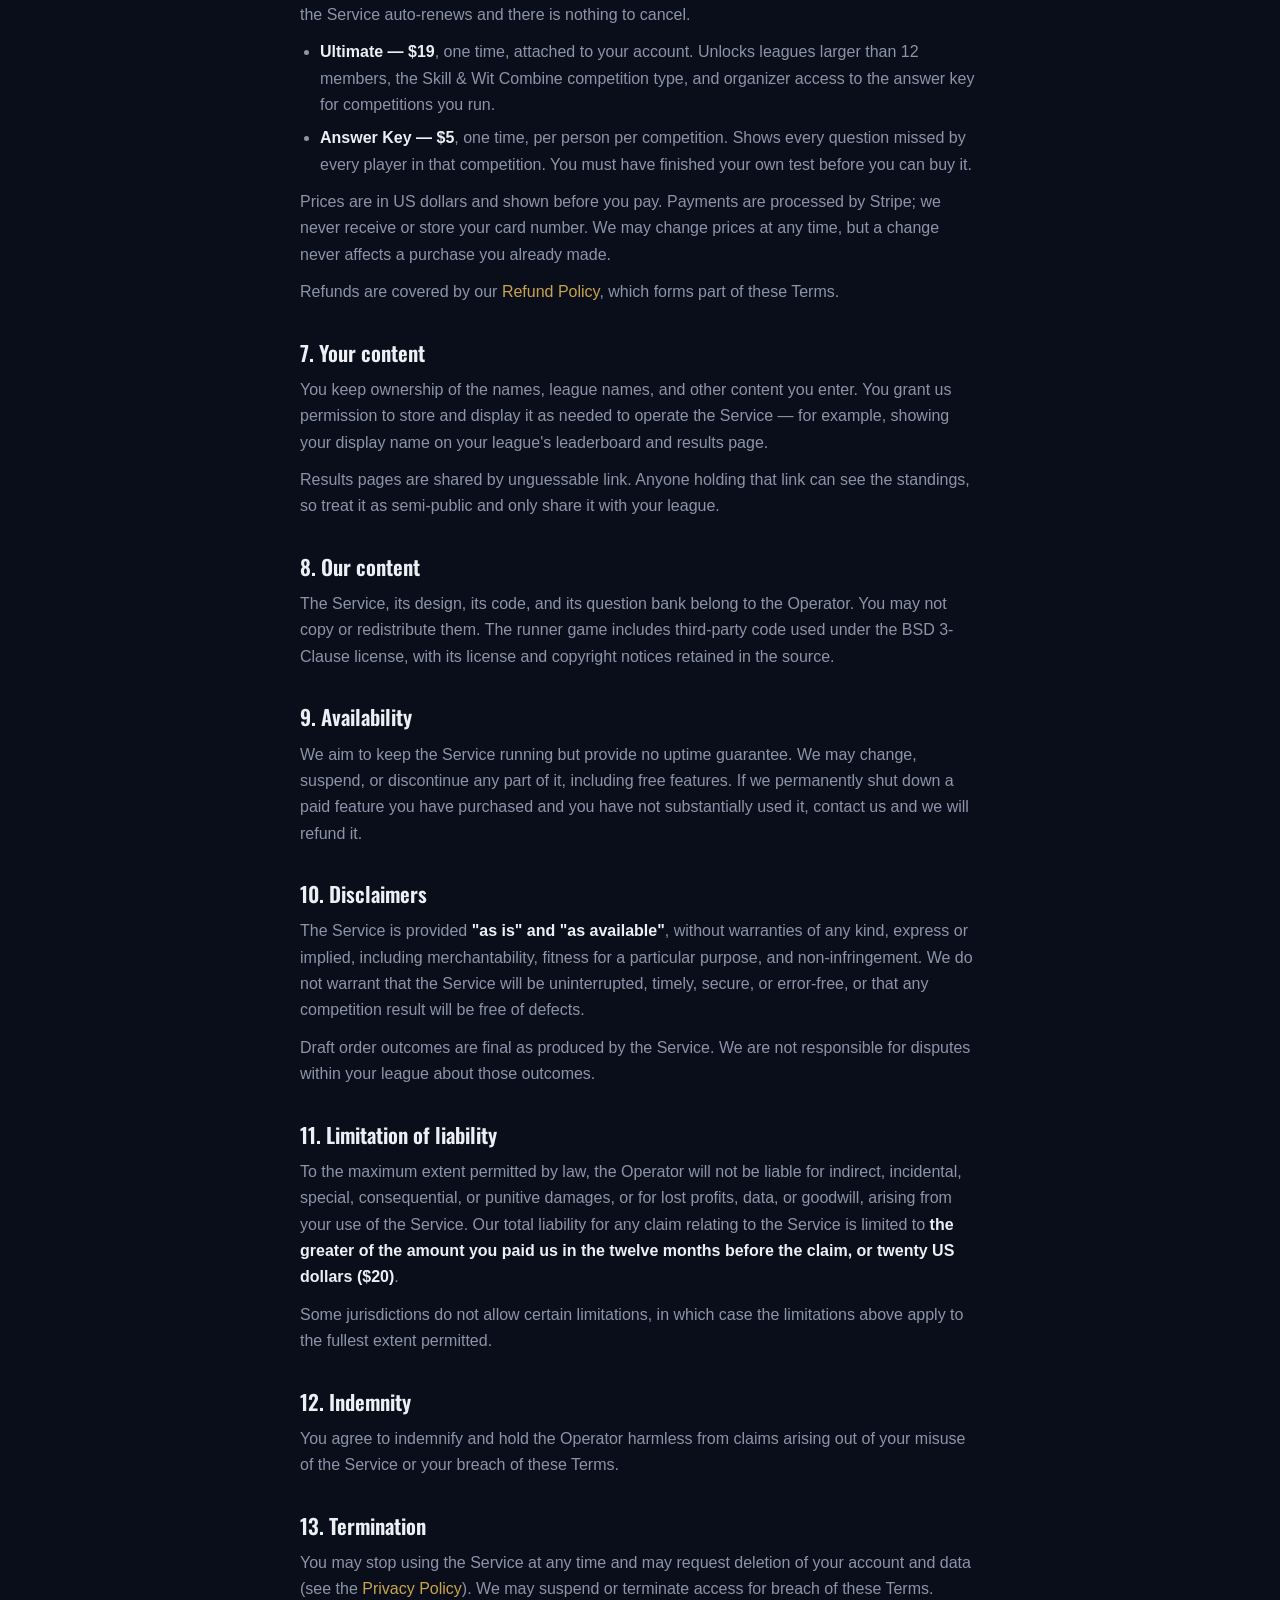
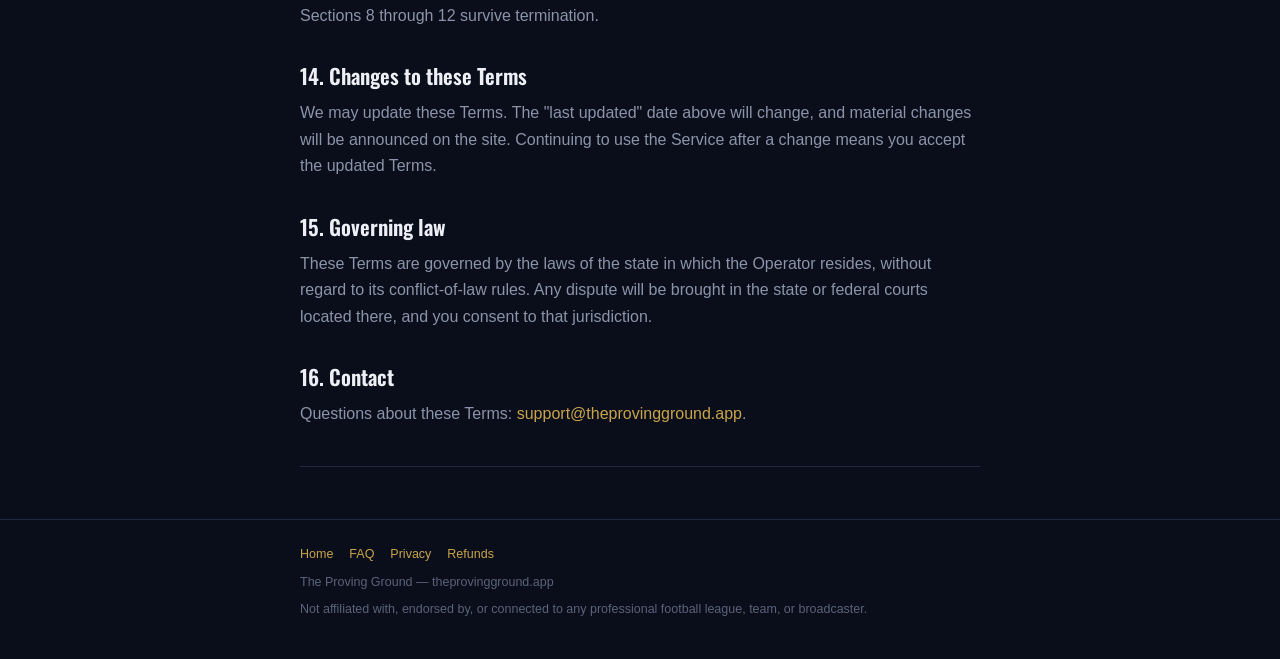
<file: docs/terms.html>
<!doctype html>
<html lang="en">
<head>
<meta charset="utf-8">
<meta name="viewport" content="width=device-width, initial-scale=1, viewport-fit=cover">
<title>Terms of Service — The Proving Ground</title>
<meta name="description" content="The terms that govern use of The Proving Ground, a fantasy draft order competition app.">
<link rel="canonical" href="https://theprovingground.app/terms.html">
<meta name="robots" content="index, follow">
<meta name="theme-color" content="#0A0E1A">
<link rel="stylesheet" href="./legal.css?v=36">
<link rel="icon" type="image/svg+xml" href="./brand/favicon.svg?v=36">
<link rel="apple-touch-icon" href="./brand/apple-touch-icon.png?v=36">
<link rel="preconnect" href="https://fonts.googleapis.com">
<link rel="preconnect" href="https://fonts.gstatic.com" crossorigin>
<link href="https://fonts.googleapis.com/css2?family=Anton&family=Oswald:wght@500;600&display=swap" rel="stylesheet">
</head>
<body>
<div class="shell">
  <nav>
    <a class="logo" href="./"><img src="./brand/icon.svg?v=36" alt=""><span><i>The</i> Proving Ground</span></a>
    <a class="app" href="./#/admin/signup">Get started →</a>
  </nav>

  <header style="margin-top:22px">
    <div class="kicker">Legal</div>
    <h1>Terms of Service</h1>
    <div class="stamp">Last updated: August 3, 2026</div>
    <p class="lede">Plain version: run your league's draft order competition, don't abuse the service, and if you pay us and aren't happy, ask for your money back.</p>
  </header>

  <h2>1. Who we are</h2>
  <p>The Proving Ground ("the Service", "we", "us") is a web application at theprovingground.app that lets a fantasy sports league decide its draft order with a competition instead of a random draw. The Service is operated by an individual sole proprietor ("the Operator"). By using the Service you agree to these Terms.</p>

  <h2>2. Who may use it</h2>
  <p>You must be <b>18 or older to create an account</b> or make a purchase. League members who join a competition through a shared link do not create accounts and must be <b>13 or older</b>. If you are the commissioner, you are responsible for who you share your competition link with.</p>

  <h2>3. Accounts</h2>
  <p>Only the person organizing a competition ("the commissioner") creates an account, using an email address and password. You are responsible for keeping your password secure and for everything that happens under your account. Tell us promptly if you believe your account has been accessed by someone else.</p>
  <p>League members join by opening a shared link and entering a name. That identity is stored in their browser. Clearing browser data or switching devices may end their ability to resume an attempt in progress, and elapsed time on a running clock is not refunded or reset.</p>

  <h2>4. What the Service is — and is not</h2>
  <p>Competitions on The Proving Ground are <b>games of skill</b> played to determine draft position. The Service does not accept, hold, transfer, or pay out wagers, entry fees, stakes, or prizes of any kind. It does not organize gambling and is not a betting platform. Anything your league does with money among yourselves is entirely your own business and none of ours.</p>
  <p>The Service is not affiliated with, endorsed by, or connected to any professional football league, team, broadcaster, or the Wonderlic assessment or its owners. Our test is composed of original questions written for this Service.</p>

  <h2>5. Acceptable use</h2>
  <p>Don't do these things:</p>
  <ul>
    <li>Attempt to obtain answers before or during an attempt, or help anyone else do so</li>
    <li>Automate, script, or otherwise submit attempts other than by playing normally</li>
    <li>Scrape, bulk-download, republish, or resell our question bank or any part of the Service</li>
    <li>Probe, disrupt, or overload the Service or attempt to access data that isn't yours</li>
    <li>Impersonate another person when joining a competition</li>
    <li>Upload names or content that are unlawful, harassing, or hateful</li>
  </ul>
  <p>We may suspend or remove accounts, competitions, or participants that break these rules, without refund where the breach is serious.</p>

  <h2>6. Paid features</h2>
  <p>Some features are paid. All purchases are <b>one-time payments, not subscriptions</b>. Nothing on the Service auto-renews and there is nothing to cancel.</p>
  <ul>
    <li><b>Ultimate — $19</b>, one time, attached to your account. Unlocks leagues larger than 12 members, the Skill &amp; Wit Combine competition type, and organizer access to the answer key for competitions you run.</li>
    <li><b>Answer Key — $5</b>, one time, per person per competition. Shows every question missed by every player in that competition. You must have finished your own test before you can buy it.</li>
  </ul>
  <p>Prices are in US dollars and shown before you pay. Payments are processed by Stripe; we never receive or store your card number. We may change prices at any time, but a change never affects a purchase you already made.</p>
  <p>Refunds are covered by our <a href="./refunds.html">Refund Policy</a>, which forms part of these Terms.</p>

  <h2>7. Your content</h2>
  <p>You keep ownership of the names, league names, and other content you enter. You grant us permission to store and display it as needed to operate the Service — for example, showing your display name on your league's leaderboard and results page.</p>
  <p>Results pages are shared by unguessable link. Anyone holding that link can see the standings, so treat it as semi-public and only share it with your league.</p>

  <h2>8. Our content</h2>
  <p>The Service, its design, its code, and its question bank belong to the Operator. You may not copy or redistribute them. The runner game includes third-party code used under the BSD 3-Clause license, with its license and copyright notices retained in the source.</p>

  <h2>9. Availability</h2>
  <p>We aim to keep the Service running but provide no uptime guarantee. We may change, suspend, or discontinue any part of it, including free features. If we permanently shut down a paid feature you have purchased and you have not substantially used it, contact us and we will refund it.</p>

  <h2>10. Disclaimers</h2>
  <p>The Service is provided <b>"as is" and "as available"</b>, without warranties of any kind, express or implied, including merchantability, fitness for a particular purpose, and non-infringement. We do not warrant that the Service will be uninterrupted, timely, secure, or error-free, or that any competition result will be free of defects.</p>
  <p>Draft order outcomes are final as produced by the Service. We are not responsible for disputes within your league about those outcomes.</p>

  <h2>11. Limitation of liability</h2>
  <p>To the maximum extent permitted by law, the Operator will not be liable for indirect, incidental, special, consequential, or punitive damages, or for lost profits, data, or goodwill, arising from your use of the Service. Our total liability for any claim relating to the Service is limited to <b>the greater of the amount you paid us in the twelve months before the claim, or twenty US dollars ($20)</b>.</p>
  <p>Some jurisdictions do not allow certain limitations, in which case the limitations above apply to the fullest extent permitted.</p>

  <h2>12. Indemnity</h2>
  <p>You agree to indemnify and hold the Operator harmless from claims arising out of your misuse of the Service or your breach of these Terms.</p>

  <h2>13. Termination</h2>
  <p>You may stop using the Service at any time and may request deletion of your account and data (see the <a href="./privacy.html">Privacy Policy</a>). We may suspend or terminate access for breach of these Terms. Sections 8 through 12 survive termination.</p>

  <h2>14. Changes to these Terms</h2>
  <p>We may update these Terms. The "last updated" date above will change, and material changes will be announced on the site. Continuing to use the Service after a change means you accept the updated Terms.</p>

  <h2>15. Governing law</h2>
  <p>These Terms are governed by the laws of the state in which the Operator resides, without regard to its conflict-of-law rules. Any dispute will be brought in the state or federal courts located there, and you consent to that jurisdiction.</p>

  <h2>16. Contact</h2>
  <p>Questions about these Terms: <a href="mailto:support@theprovingground.app">support@theprovingground.app</a>.</p>

  <hr>
</div>

<footer>
  <div class="shell">
    <div class="links">
      <a href="./">Home</a><a href="./faq.html">FAQ</a><a href="./privacy.html">Privacy</a><a href="./refunds.html">Refunds</a>
    </div>
    <div>The Proving Ground — theprovingground.app</div>
    <div style="margin-top:6px">Not affiliated with, endorsed by, or connected to any professional football league, team, or broadcaster.</div>
  </div>
</footer>
</body>
</html>
</file>
<file: docs/app.css>
:root {
  --bg: #0A0E1A;
  --panel: #0D1424;
  --panel2: #152039;
  --line: #1E2942;
  --text: #EDEFF5;
  --dim: #8B94A9;
  --accent: #FFB01F;
  --brass: #C9A44C;
  --brass2: #8C7231;
  --accent-soft: rgba(255, 176, 31, 0.12);
  --danger: #ff3b4d;
  --ok: #3ddc84;
}
* { box-sizing: border-box; margin: 0; padding: 0; -webkit-tap-highlight-color: transparent; }
html { color-scheme: dark; }
body {
  background: radial-gradient(1200px 600px at 50% -200px, #101A2E 0%, var(--bg) 60%);
  color: var(--text);
  font-family: -apple-system, BlinkMacSystemFont, "Segoe UI", Roboto, sans-serif;
  min-height: 100vh;
  line-height: 1.45;
}
.wrap { max-width: 520px; margin: 0 auto; padding: 20px 16px 60px; }
.wrap.wide { max-width: 860px; }
.wrap.landing { max-width: none; padding: 0; }
.disp, h2, h3, .btn, .clock, .tag {
  font-family: "Oswald", "Arial Narrow", -apple-system, sans-serif;
}
h1, .rank {
  font-family: "Anton", "Arial Narrow", Impact, -apple-system, sans-serif;
}
h1 { font-size: 34px; font-weight: 400; text-transform: uppercase; letter-spacing: 0.5px; line-height: 1.05; }
h2 { font-size: 24px; font-weight: 600; text-transform: uppercase; letter-spacing: 0.5px; }
.kicker { color: var(--accent); font-weight: 700; text-transform: uppercase; letter-spacing: 2.5px; font-size: 13px; margin-bottom: 6px; }
.sub { color: var(--dim); font-size: 14px; margin-top: 6px; }
.card { background: var(--panel); border: 1px solid var(--line); border-radius: 16px; padding: 20px; margin-top: 16px; }
.tag { display: inline-block; background: var(--accent-soft); color: var(--accent); border: 1px solid rgba(255,176,31,.35); border-radius: 6px; padding: 2px 10px; font-size: 14px; font-weight: 500; text-transform: uppercase; letter-spacing: 1px; }
.tag.gray { background: rgba(138,147,168,.12); color: var(--dim); border-color: var(--line); }
.tag.green { background: rgba(61,220,132,.12); color: var(--ok); border-color: rgba(61,220,132,.4); }
.tag.red { background: rgba(255,59,77,.12); color: var(--danger); border-color: rgba(255,59,77,.4); }

input[type=text], input[type=email], input[type=password], input[type=number], select {
  width: 100%; background: var(--panel2); color: var(--text); border: 1px solid var(--line);
  border-radius: 12px; padding: 15px 14px; font-size: 17px; outline: none;
}
input:focus, select:focus { border-color: var(--accent); }
label { display: block; font-size: 13px; color: var(--dim); text-transform: uppercase; letter-spacing: 1px; margin: 14px 0 6px; font-weight: 600; }

.btn {
  display: block; width: 100%; border: 0; border-radius: 12px; cursor: pointer;
  background: var(--accent); color: #141002; font-size: 20px; font-weight: 600;
  text-transform: uppercase; letter-spacing: 1.5px; padding: 16px; margin-top: 16px;
  text-align: center; text-decoration: none; transition: transform .06s, opacity .2s;
}
.btn:active { transform: scale(0.98); }
.btn[disabled] { opacity: 0.35; cursor: default; }
.btn.ghost { background: transparent; color: var(--text); border: 1px solid var(--line); }
.btn.danger { background: var(--danger); color: #fff; }
.btn.small { display: inline-block; width: auto; padding: 9px 18px; font-size: 15px; margin-top: 0; }

.warnbox {
  background: rgba(255,59,77,.08); border: 1px solid rgba(255,59,77,.45); border-radius: 12px;
  padding: 12px 14px; margin-top: 16px; font-size: 14px; color: #ffb9c0;
}
.warnbox b { color: var(--danger); text-transform: uppercase; letter-spacing: 1px; }

/* ---- test screen ---- */
.testbar {
  position: sticky; top: 0; z-index: 10; background: rgba(7,9,15,.92); backdrop-filter: blur(8px);
  border-bottom: 1px solid var(--line); margin: -20px -16px 0; padding: 10px 16px 8px;
  display: flex; align-items: center; justify-content: space-between;
}
.qcount { font-size: 15px; color: var(--dim); font-weight: 600; letter-spacing: 1px; }
.clock {
  font-size: 56px; font-weight: 600; letter-spacing: 2px; line-height: 1;
  font-variant-numeric: tabular-nums; color: var(--accent);
  text-shadow: 0 0 24px rgba(255,181,32,.35);
}
.clock.low { color: var(--danger); text-shadow: 0 0 26px rgba(255,59,77,.6); animation: throb 1s infinite; }
@keyframes throb { 0%,100% { opacity: 1; transform: scale(1);} 50% { opacity: .75; transform: scale(1.03);} }

.qprompt { font-size: 20px; font-weight: 600; min-height: 96px; display: flex; align-items: center; margin-top: 18px; }
.opts { margin-top: 6px; }
.opt {
  display: flex; align-items: center; width: 100%; min-height: 58px; margin-top: 10px;
  background: var(--panel); border: 2px solid var(--line); border-radius: 14px;
  padding: 12px 14px; font-size: 17px; color: var(--text); text-align: left; cursor: pointer;
}
.opt .key {
  flex: 0 0 28px; height: 28px; margin-right: 12px; border-radius: 8px; background: var(--panel2);
  color: var(--dim); display: flex; align-items: center; justify-content: center;
  font-weight: 700; font-size: 14px;
}
.opt.sel { border-color: var(--accent); background: var(--accent-soft); }
.opt.sel .key { background: var(--accent); color: #141002; }

/* ---- standings / reveal ---- */
.slot {
  display: flex; align-items: center; gap: 14px; background: var(--panel);
  border: 1px solid var(--line); border-radius: 14px; padding: 12px 14px; margin-top: 10px;
  opacity: 0; transform: translateY(14px); transition: opacity .45s, transform .45s;
}
.slot.on { opacity: 1; transform: none; }
.slot .rank {
  flex: 0 0 44px; height: 44px; border-radius: 10px; background: var(--panel2);
  display: flex; align-items: center; justify-content: center;
  font-size: 22px; font-weight: 400; color: var(--dim);
}
.slot .who { flex: 1; min-width: 0; }
.slot .who .nm { font-weight: 700; font-size: 17px; overflow: hidden; text-overflow: ellipsis; white-space: nowrap; }
.slot .who .meta { font-size: 13px; color: var(--dim); }
.slot .pts { text-align: right; font-variant-numeric: tabular-nums; }
.slot .pts .s { font-size: 22px; font-weight: 600; color: var(--text); font-family: "Oswald", sans-serif; }
.slot .pts .t { font-size: 12px; color: var(--dim); }
.slot.first { border-color: var(--brass); background: linear-gradient(90deg, rgba(201,164,76,.18), var(--panel) 65%); box-shadow: 0 0 34px rgba(255,176,31,.16); }
.slot.first .rank { background: var(--accent); color: #141002; }
.slot.dnf { opacity: .55 !important; }
.slot.dnf .nm { color: var(--dim); }

/* ---- combine per-event stats + coin-flip tiebreak ---- */
.ev-stats { display: flex; flex-direction: column; align-items: flex-end; gap: 2px; font-variant-numeric: tabular-nums; }
.ev-stats span { font-size: 13px; color: var(--text); white-space: nowrap; }
.ev-stats b { font-family: "Oswald", sans-serif; font-weight: 600; font-size: 11px; letter-spacing: .08em; text-transform: uppercase; color: var(--dim); margin-right: 5px; }
.flip-note { color: var(--accent); font-weight: 600; letter-spacing: .04em; text-transform: uppercase; font-size: 11px; }
.slot { position: relative; }
.slot .coin {
  position: absolute; top: -9px; right: -6px; width: 26px; height: 26px;
  display: flex; align-items: center; justify-content: center; font-size: 17px;
  filter: drop-shadow(0 2px 5px rgba(0,0,0,.5)); opacity: 0;
}
.slot.on.flip .coin { animation: coinflip 1.5s ease-out .15s forwards; }
@keyframes coinflip {
  0%   { opacity: 0; transform: translateY(-16px) rotateY(0deg) scale(.6); }
  15%  { opacity: 1; }
  70%  { transform: translateY(0) rotateY(900deg) scale(1.15); }
  100% { opacity: 1; transform: translateY(0) rotateY(1080deg) scale(1); }
}

.bignum { font-family: "Anton", sans-serif; font-size: 84px; font-weight: 400; color: var(--accent); line-height: 1; }
.center { text-align: center; }

/* ---- admin ---- */
table { width: 100%; border-collapse: collapse; margin-top: 10px; }
th { text-align: left; color: var(--dim); font-size: 12px; text-transform: uppercase; letter-spacing: 1px; padding: 8px 10px; border-bottom: 1px solid var(--line); }
td { padding: 10px; border-bottom: 1px solid var(--line); font-size: 15px; }
a { color: var(--accent); }
.row { display: flex; gap: 10px; align-items: center; flex-wrap: wrap; }
.spread { justify-content: space-between; }
.mut { color: var(--dim); font-size: 14px; }
.linkbox { background: var(--panel2); border: 1px dashed var(--line); border-radius: 10px; padding: 10px 12px; font-size: 13px; word-break: break-all; margin-top: 10px; color: var(--dim); }
.err { color: var(--danger); margin-top: 10px; font-size: 14px; }
.okmsg { color: var(--ok); margin-top: 10px; font-size: 14px; }

.modal-bg { position: fixed; inset: 0; background: rgba(0,0,0,.7); display: none; align-items: center; justify-content: center; z-index: 50; padding: 16px; }
.modal-bg.open { display: flex; }
.modal { background: var(--panel); border: 1px solid var(--line); border-radius: 16px; padding: 22px; max-width: 420px; width: 100%; }

.fade-in { animation: fadein .5s ease; }
@keyframes fadein { from { opacity: 0; transform: translateY(8px);} to { opacity: 1; transform: none;} }

/* ---- landing rules (broadcast style) ---- */
.rules { margin-top: 18px; }
.rule {
  display: flex; gap: 12px; align-items: flex-start; margin-top: 14px;
  font-family: "Oswald", "Arial Narrow", sans-serif;
  font-size: 22px; font-weight: 500; text-transform: uppercase;
  letter-spacing: 0.6px; line-height: 1.12; color: var(--text);
}
.rule .ico {
  flex: 0 0 20px; color: var(--accent); font-size: 16px; padding-top: 4px;
  text-shadow: 0 0 14px rgba(255, 176, 31, 0.55);
}
.rule .gold { color: var(--accent); }

/* ---- landing leaderboard ---- */
.lb-row { display: flex; align-items: center; gap: 10px; padding: 10px 2px; border-bottom: 1px solid var(--line); }
.lb-row:last-child { border-bottom: 0; }
.lb-row .rk {
  flex: 0 0 30px; height: 30px; border-radius: 8px; background: var(--panel2);
  display: flex; align-items: center; justify-content: center;
  font-family: "Oswald", sans-serif; font-weight: 600; font-size: 16px; color: var(--dim);
}
.lb-row.top .rk { background: var(--accent); color: #141002; }
.lb-row .nm { flex: 1; min-width: 0; font-weight: 600; font-size: 15px; overflow: hidden; text-overflow: ellipsis; white-space: nowrap; }
.lb-row .sc { font-family: "Oswald", sans-serif; font-weight: 600; font-size: 21px; font-variant-numeric: tabular-nums; }
.lb-row .tm { color: var(--dim); font-size: 12px; margin-left: 6px; font-variant-numeric: tabular-nums; }

/* ---- real name under leaderboard entries ---- */
.lb-row .rn { display: block; font-size: 12px; color: var(--dim); font-weight: 400; overflow: hidden; text-overflow: ellipsis; white-space: nowrap; }

/* ---- missed-questions review ---- */
.miss { padding: 12px 0; border-bottom: 1px solid var(--line); }
.miss:last-child { border-bottom: 0; padding-bottom: 2px; }
.miss-q { font-weight: 600; font-size: 15px; line-height: 1.35; }
.miss-a { color: var(--danger); font-size: 13px; margin-top: 4px; }
.miss-c { color: var(--ok); font-size: 13px; margin-top: 2px; }

/* ---- active tone tab on the share-message card ---- */
.btn.ghost.sel { border-color: var(--accent); color: var(--accent); }

/* ---- owner metrics ---- */
.stats { display: grid; grid-template-columns: repeat(auto-fill, minmax(150px, 1fr)); gap: 10px; margin-top: 16px; }
.stat { background: var(--panel); border: 1px solid var(--line); border-radius: 12px; padding: 14px; }
.stat .v { font-family: "Anton", sans-serif; font-size: 30px; font-weight: 400; color: var(--accent); line-height: 1; font-variant-numeric: tabular-nums; }
.stat .k { color: var(--dim); font-size: 12px; text-transform: uppercase; letter-spacing: 1px; margin-top: 6px; }

/* ---- t-rex runner stage ---- */
.trex-stage { position: relative; background: #f7f7f7; border-radius: 14px; margin-top: 16px; padding: 24px 8px; overflow: hidden; min-height: 170px; }
.trex-stage .runner-container { position: relative; margin: 0 auto; overflow: hidden; }
.trex-stage .runner-canvas { display: block; margin: 0 auto; max-width: 100%; image-rendering: pixelated; }
.trex-stage .controller { position: absolute; inset: 0; z-index: 3; }
.clock.sm { font-size: 22px; text-shadow: none; letter-spacing: 1px; }

/* Game screen: center the play area vertically — phones are the primary device. */
.game-screen { display: flex; flex-direction: column; justify-content: center; min-height: calc(100svh - 110px); }
.game-screen .trex-stage { margin-top: 20px; }

/* ---- t-rex tap pad: thumb-sized jump target filling the leftover screen ---- */
.tap-pad {
  flex: 1; min-height: 150px; margin-top: 14px;
  display: flex; align-items: center; justify-content: center; gap: 10px;
  border: 2px dashed var(--line); border-radius: 16px;
  color: var(--dim); font-family: "Oswald", sans-serif; font-weight: 600;
  font-size: 18px; text-transform: uppercase; letter-spacing: 2px;
  touch-action: none; user-select: none; -webkit-user-select: none; cursor: pointer;
}
.tap-pad .tp-arrow { color: var(--accent); font-size: 14px; }
.tap-pad:active { background: var(--panel); border-color: var(--accent); color: var(--accent); }
.tap-pad.idle { opacity: .55; cursor: default; font-size: 14px; letter-spacing: 1px; }
.trex-stage { touch-action: none; }

/* ---- Ultimate modal feature list ---- */
.feat { display: flex; gap: 14px; align-items: flex-start; margin-top: 16px; text-align: left; }
.feat-ic { flex: 0 0 44px; width: 44px; height: 44px; }
.feat-t b { font-size: 16px; }
.feat-t .mut { font-size: 13px; margin-top: 2px; }
.feat-note { color: var(--accent); font-size: 12px; margin-top: 4px; font-weight: 600; }

/* ---- answer key ---- */
.miss-x { color: var(--dim); font-size: 12px; margin-top: 3px; font-style: italic; }
.ksheet { border-bottom: 1px solid var(--line); padding: 10px 0; }
.ksheet:last-child { border-bottom: 0; }
.ksheet summary { cursor: pointer; font-size: 15px; color: var(--text); }
.ksheet summary::marker { color: var(--accent); }

/* ---- game type cards ---- */
.gtype-grid { display: grid; grid-template-columns: 1fr; gap: 12px; margin-top: 6px; }
@media (min-width: 700px) { .gtype-grid { grid-template-columns: repeat(3, 1fr); } }
.gtype {
  position: relative; text-align: left; cursor: pointer;
  background: var(--panel2); border: 2px solid var(--line); border-radius: 14px;
  padding: 16px 14px 14px; color: var(--text); transition: border-color .15s, opacity .15s;
}
.gtype .gt-ic {
  width: 100%; height: auto; display: block; margin-bottom: 12px;
  padding: 10px 14px; border-radius: 9px; border: 1px solid var(--line);
  background:
    radial-gradient(120% 100% at 78% 0%, rgba(255,176,31,.1), transparent 62%),
    linear-gradient(180deg, #10192e, #0b1120);
}
.gtype b {
  display: block; font-family: "Oswald", sans-serif; font-weight: 600;
  text-transform: uppercase; letter-spacing: 1px; font-size: 17px;
}
.gtype span:not(.gtype-prem) { display: block; color: var(--dim); font-size: 13px; margin-top: 4px; line-height: 1.4; }
.gtype:not(.sel) { opacity: .55; }
.gtype.sel { border-color: var(--accent); opacity: 1; box-shadow: 0 0 24px rgba(255,176,31,.14); }
.gtype.sel::after {
  content: "\2713"; position: absolute; top: 10px; right: 12px;
  width: 22px; height: 22px; border-radius: 50%; background: var(--accent);
  color: #141002; font-weight: 700; display: flex; align-items: center; justify-content: center; font-size: 13px;
}
.gtype-prem {
  position: absolute; top: 10px; right: 12px;
  background: linear-gradient(90deg, var(--brass), var(--brass2)); color: #0A0E1A;
  font-family: "Oswald", sans-serif; font-weight: 600; font-size: 11px; letter-spacing: 1px;
  padding: 3px 8px; border-radius: 5px;
}
.gtype.sel .gtype-prem { display: none; }

/* ---- primary button: unmistakably lit; disabled clearly not ---- */
.btn:not(.ghost):not(.danger):not([disabled]) {
  background: linear-gradient(180deg, #FFC14A, #FFB01F);
  box-shadow: 0 4px 22px rgba(255, 176, 31, 0.38);
}
.btn[disabled] { opacity: 0.6; box-shadow: none; }
</file>
<file: docs/landing.css>
/* landing.css — marketing page only. Every selector is prefixed lp- or scoped to #landing. */
#landing{

  --void:#0A0E1A; --navy:#101A2E; --panel:#0D1424; --panel2:#152039;
  --line:#1E2942;
  --text:#EDEFF5; --dim:#8B94A9; --dimmer:#5A6379;
  --brass:#C9A44C; --brass2:#8C7231; --amber:#FFB01F;
  --sys:-apple-system,BlinkMacSystemFont,"Segoe UI",Roboto,Helvetica,Arial,sans-serif;
  --mono:ui-monospace,"SF Mono",SFMono-Regular,Menlo,Consolas,monospace;
  --disp:"Anton","Arial Narrow",Impact,sans-serif;
  --cond:"Oswald","Arial Narrow",sans-serif;

color:var(--text);
  font-family:var(--sys);
  font-size:16px;
  line-height:1.6;
  -webkit-font-smoothing:antialiased;
  overflow-x:hidden;
  background:var(--void);
  position:relative;
}
#landing[hidden]{display:none}
/* film grain */
#landing::after{
  content:""; position:fixed; inset:0; z-index:99; pointer-events:none; opacity:.055;
  background-image:url("[data-uri]");
}
#landing img,#landing svg{display:block;max-width:100%}
#landing a{color:var(--brass); text-decoration:none}
#landing a:hover{color:var(--amber)}
:where(#landing) button{font:inherit; color:inherit; cursor:pointer; border:0; background:none}

.lp-shell{max-width:1180px; margin:0 auto; padding:0 20px}
#landing h1,#landing h2,#landing h3{font-family:var(--disp); font-weight:400; text-transform:uppercase; letter-spacing:.005em; line-height:.92}
.lp-kicker{font-family:var(--cond); font-weight:500; text-transform:uppercase; letter-spacing:.26em; font-size:11px; color:var(--brass)}
.lp-num{font-family:var(--mono); font-variant-numeric:tabular-nums; font-feature-settings:"tnum"}
.lp-hair{height:1px; background:linear-gradient(90deg,transparent,var(--brass2) 18%,var(--brass2) 82%,transparent); opacity:.5}
#landing section{position:relative}
.lp-body{color:var(--dim); font-size:16.5px; text-wrap:pretty}
.lp-body b{color:var(--text); font-weight:600}

/* ---------- buttons ---------- */
.lp-btn{
  display:inline-flex; align-items:center; justify-content:center; gap:10px;
  min-height:58px; padding:0 26px; width:100%;
  background:var(--amber); color:#0A0E1A;
  font-family:var(--disp); text-transform:uppercase; font-size:20px; letter-spacing:.02em;
  border-radius:2px; transition:filter .15s;
}
.lp-btn:active{filter:brightness(.88)}
.lp-btn.lp-outline{background:transparent; color:var(--text); border:1px solid var(--brass2); font-size:18px; min-height:54px}
.lp-btn.lp-brass{background:var(--brass); color:#0A0E1A}

/* ---------- hero ---------- */
.lp-hero{min-height:100svh; display:flex; flex-direction:column; overflow:hidden; padding-bottom:32px}
.lp-hero .lp-stage{position:absolute; inset:0; z-index:0; pointer-events:none}
.lp-spot{
  position:absolute; left:50%; top:-14%; width:min(1100px,150vw); height:105%;
  transform:translateX(-50%);
  background:radial-gradient(60% 55% at 50% 0%, rgba(255,214,140,.16), rgba(255,196,90,.05) 45%, transparent 72%);
}
.lp-bigboard{position:absolute; inset:auto 0 0 0; height:64%; opacity:.16; display:grid; gap:6px; padding:0 6px; grid-template-rows:repeat(9,1fr)}
.lp-bigboard i{display:block; background:linear-gradient(90deg,var(--panel2),transparent 70%); border-left:2px solid var(--brass2)}
.lp-truss{position:absolute; top:0; left:0; right:0; height:56px; opacity:.5}
.lp-nav{position:relative; z-index:2; display:flex; align-items:center; justify-content:space-between; gap:14px; padding:22px 0 0}
.lp-logo{display:flex; align-items:center; gap:9px; min-width:0; flex:1}
.lp-logo .lp-lm{flex:0 0 30px; width:30px; height:30px; display:block}
.lp-logo b{font-family:var(--disp); font-size:clamp(14px, 4.4vw, 21px); text-transform:uppercase; letter-spacing:.03em; font-weight:400; white-space:nowrap; overflow:hidden; text-overflow:ellipsis; line-height:1.1}
.lp-logo b i{font-style:normal; color:var(--brass)}
.lp-nav .lp-navlink{font-family:var(--cond); text-transform:uppercase; letter-spacing:.14em; font-size:11.5px; color:var(--dim); white-space:nowrap}

.lp-herobody{position:relative; z-index:2; flex:1; display:flex; flex-direction:column; justify-content:center; padding:44px 0 0}
.lp-clockwrap{display:flex; align-items:center; gap:14px; margin-bottom:26px}
.lp-clock{
  font-family:var(--mono); font-variant-numeric:tabular-nums; font-weight:600;
  font-size:70px; line-height:1; color:var(--amber); letter-spacing:-.03em;
  text-shadow:0 0 44px rgba(255,176,31,.34);
}
.lp-clock .lp-cl{animation:blink 1s steps(1,end) infinite}
@keyframes blink{50%{opacity:.18}}
.lp-clocklab{font-family:var(--cond); text-transform:uppercase; letter-spacing:.2em; font-size:11px; color:var(--dim); line-height:1.5; border-left:1px solid var(--brass2); padding-left:14px}
.lp-hero h1{font-size:clamp(66px,20vw,140px); letter-spacing:-.012em}
.lp-hero h1 em{font-style:normal; color:var(--brass)}
.lp-hero .lp-sub{margin-top:22px; max-width:34ch; font-size:18px}
.lp-heroCta{margin-top:34px; max-width:420px}
.lp-sendline{
  display:flex; align-items:center; gap:9px; margin-top:14px; padding:12px 4px; min-height:48px;
  font-family:var(--cond); text-transform:uppercase; letter-spacing:.13em; font-size:12px; color:var(--dim);
  width:100%; text-align:left;
}
.lp-sendline svg{flex:0 0 auto; stroke:var(--brass)}
.lp-sendline u{color:var(--brass); text-decoration:none; border-bottom:1px solid var(--brass2)}
.lp-stagepic{position:relative; z-index:1; margin:30px auto 0; width:100%; max-width:560px}
.lp-stagepic svg{width:100%; height:auto}
.lp-closingpic{position:absolute; left:50%; bottom:0; transform:translateX(-50%); margin:0; opacity:.4; max-width:640px}
.podium .pod{position:absolute; bottom:0; background:linear-gradient(180deg,var(--panel2),var(--panel)); border-top:2px solid var(--brass); border-left:1px solid var(--line); border-right:1px solid var(--line)}
.podium .p1{left:34%; width:32%; height:96px}
.podium .p2{left:6%; width:28%; height:66px; border-top-color:var(--brass2)}
.podium .p3{right:6%; width:28%; height:50px; border-top-color:var(--brass2)}
.podium .pod span{position:absolute; inset:auto 0 8px; text-align:center; font-family:var(--disp); font-size:19px; color:var(--brass2)}
.podium .p1 span{color:var(--brass); font-size:26px}
.rope{position:absolute; left:0; right:0; bottom:-1px; height:1px; background:var(--brass2); opacity:.6}

/* ---------- ticker ---------- */
.lp-ticker{border-top:1px solid var(--line); border-bottom:1px solid var(--line); background:var(--panel); overflow:hidden; padding:11px 0}
.lp-ticker .lp-track{display:flex; gap:44px; white-space:nowrap; width:max-content; animation:slide 34s linear infinite}
.lp-ticker span{font-family:var(--cond); text-transform:uppercase; letter-spacing:.2em; font-size:11.5px; color:var(--dim)}
.lp-ticker span b{color:var(--brass); font-weight:500}
@keyframes slide{to{transform:translateX(-50%)}}

/* ---------- generic section ---------- */
.lp-sec{padding:74px 0}
.lp-sec + .lp-sec{border-top:1px solid var(--line)}
.lp-stitle{font-size:clamp(38px,10.5vw,62px); letter-spacing:-.01em}
.lp-stitle.lp-sm{font-size:clamp(32px,8.5vw,50px)}

/* problem */
.lp-split{display:grid; gap:34px; margin-top:26px}
.lp-randomizer{background:#15171B; border:1px solid #26292F; padding:18px; filter:saturate(.15)}
.lp-randomizer .lp-rt{font-family:var(--sys); font-size:11px; letter-spacing:.14em; text-transform:uppercase; color:#6E737C; margin-bottom:12px}
.lp-randomizer .lp-slots{display:grid; gap:6px}
.lp-randomizer .lp-slots div{
  display:flex; justify-content:space-between; background:#1C1F25; border:1px solid #2B2F36;
  padding:9px 11px; font-size:13.5px; color:#8A9099; font-family:var(--mono);
}
.lp-randomizer .lp-slots div em{font-style:normal; color:#5C6169}
.lp-randomizer .lp-slots .lp-shuf{color:#5C6169; letter-spacing:.2em}
.lp-randomizer .lp-rbtn{margin-top:12px; text-align:center; background:#2B2F36; color:#8A9099; padding:11px; font-size:12.5px; letter-spacing:.1em; text-transform:uppercase}

/* sample test */
.lp-test{border:1px solid var(--brass2); background:var(--panel); position:relative}
.lp-test .lp-tbar, .lp-dash .lp-tbar{display:flex; align-items:center; justify-content:space-between; gap:12px; padding:14px 16px; border-bottom:1px solid var(--line); background:var(--void)}
.lp-test .lp-tbar .lp-lab, .lp-dash .lp-tbar .lp-lab{font-family:var(--cond); text-transform:uppercase; letter-spacing:.16em; font-size:11.5px; color:var(--dim)}
.lp-test .lp-tbar .lp-lab b, .lp-dash .lp-tbar .lp-lab b{color:var(--text); font-weight:600; font-size:14.5px; letter-spacing:.12em}
.lp-tclock{font-family:var(--mono); font-variant-numeric:tabular-nums; font-size:34px; font-weight:600; line-height:1; color:var(--amber); letter-spacing:-.02em}
.lp-tclock.lp-hot{color:#FF4257; animation:pulse .9s ease-in-out infinite}
@keyframes pulse{50%{opacity:.55}}
.lp-tprog{height:3px; background:var(--line)}
.lp-tprog i{display:block; height:100%; background:var(--brass); width:0; transition:width .3s}
.lp-tbodyx{padding:22px 18px 24px}
.lp-q{font-family:var(--cond); font-weight:500; font-size:22px; line-height:1.28; text-wrap:pretty}
.lp-q em{font-style:normal; color:var(--brass)}
.lp-opts{display:grid; gap:8px; margin-top:18px}
.lp-opt{
  display:flex; align-items:center; gap:12px; width:100%; min-height:54px; padding:0 14px; text-align:left;
  background:var(--panel2); border:1px solid var(--line); font-size:16px; border-radius:2px;
}
.lp-opt .lp-k{font-family:var(--mono); font-size:12px; color:var(--brass); width:14px}
.lp-opt.lp-right{border-color:#3DDC84; background:rgba(61,220,132,.1)}
.lp-opt.lp-wrong{border-color:#FF4257; background:rgba(255,66,87,.1)}
.lp-opt:disabled{cursor:default}
.lp-tstart{padding:34px 20px 38px; text-align:center}
.lp-tstart p{color:var(--dim); font-size:15px; margin:10px auto 22px; max-width:36ch; text-wrap:pretty}
.lp-tstart .lp-btn{max-width:340px}
.lp-result{padding:30px 20px 34px; text-align:center}
.lp-result .lp-big{font-family:var(--disp); font-size:76px; line-height:.9; color:var(--brass)}
.lp-result .lp-big small{font-size:26px; color:var(--dimmer)}
.lp-result .lp-vs{margin-top:14px; font-family:var(--cond); text-transform:uppercase; letter-spacing:.16em; font-size:12px; color:var(--dim)}
.lp-result .lp-turn{font-family:var(--disp); text-transform:uppercase; font-size:clamp(24px,6.6vw,34px); line-height:1.02; margin:20px auto 20px; max-width:22ch}
.lp-result .lp-turn em{font-style:normal; color:var(--brass)}

/* steps / envelope cards */
.lp-steps{display:grid; gap:16px; margin-top:30px; counter-reset:s}
.lp-card{
  counter-increment:s; position:relative; background:linear-gradient(180deg,var(--panel2),var(--panel));
  border:1px solid var(--line); border-top:2px solid var(--brass); padding:22px 20px 22px;
  opacity:0; transform:translateY(16px); transition:opacity .6s ease, transform .6s ease;
}
.lp-card.lp-in{opacity:1; transform:none}
.lp-card::before{
  content:counter(s,decimal-leading-zero); font-family:var(--mono); font-size:12px; color:var(--brass);
  letter-spacing:.1em;
}
.lp-card h3{font-size:clamp(23px,5.6vw,30px); margin:8px 0 8px; line-height:1.0}
.lp-card p{color:var(--dim); font-size:15.5px; text-wrap:pretty}
.lp-async{
  margin-top:22px; border-left:2px solid var(--brass); padding:2px 0 2px 16px;
  font-family:var(--cond); font-size:19px; line-height:1.35; color:var(--text); text-wrap:pretty;
}
.lp-async b{color:var(--brass); font-weight:500}

/* phone frames */
.lp-phones{display:grid; gap:22px; margin-top:30px; grid-template-columns:1fr}
.lp-phone{border:1px solid var(--line); border-radius:26px; background:var(--panel); padding:9px; max-width:270px; margin:0 auto; width:100%}
.lp-pscreen{background:var(--void); border-radius:19px; padding:18px 15px 22px; min-height:352px; display:flex; flex-direction:column}
.lp-pnotch{width:52px; height:4px; background:var(--line); border-radius:3px; margin:2px auto 14px}
.lp-plab{font-family:var(--cond); text-transform:uppercase; letter-spacing:.18em; font-size:9.5px; color:var(--dimmer)}
.lp-pfield{margin-top:12px; border-bottom:1px solid var(--brass2); padding-bottom:8px; font-family:var(--cond); font-size:21px}
.lp-pfield.lp-ph{color:var(--dimmer)}
.lp-pbtn{margin-top:auto; background:var(--amber); color:#0A0E1A; text-align:center; font-family:var(--disp); text-transform:uppercase; font-size:15px; padding:13px; border-radius:2px}
.lp-pq{font-family:var(--cond); font-size:16px; line-height:1.3; margin-top:12px}
.lp-popt{margin-top:7px; border:1px solid var(--line); background:var(--panel2); padding:9px 10px; font-size:12.5px; color:var(--dim)}
.lp-pclock{font-family:var(--mono); font-size:26px; font-weight:600; color:var(--amber); margin-top:6px}
.lp-pscore{font-family:var(--disp); font-size:56px; color:var(--brass); line-height:.9; margin-top:16px}
.lp-pcap{text-align:center; font-family:var(--cond); text-transform:uppercase; letter-spacing:.16em; font-size:10.5px; color:var(--dimmer); margin-top:11px}

/* reveal board */
.lp-board{margin-top:30px; border-top:1px solid var(--brass2)}
.lp-plate{
  display:grid; grid-template-columns:54px 1fr auto; gap:12px; align-items:center;
  border-bottom:1px solid var(--line); background:var(--panel); padding:13px 14px; min-height:56px;
  opacity:0; transform:translateY(10px); transition:opacity .5s ease, transform .5s ease;
}
.lp-plate.lp-in{opacity:1; transform:none}
.lp-plate .lp-slot{font-family:var(--mono); font-variant-numeric:tabular-nums; font-size:19px; color:var(--dimmer)}
.lp-plate .lp-who{font-family:var(--cond); font-weight:500; text-transform:uppercase; font-size:18px; letter-spacing:.02em; white-space:nowrap; overflow:hidden; text-overflow:ellipsis}
.lp-plate .lp-sc{font-family:var(--mono); font-variant-numeric:tabular-nums; font-size:15px; color:var(--dim)}
.lp-plate.lp-one{
  background:linear-gradient(180deg,rgba(201,164,76,.16),var(--panel2)); border:1px solid var(--brass);
  padding:20px 16px; transition-delay:.55s;
}
.lp-plate.lp-one .lp-slot,.lp-plate.lp-one .lp-sc{color:var(--brass)}
.lp-plate.lp-one .lp-who{font-family:var(--disp); font-size:clamp(24px,6vw,34px); letter-spacing:.01em; color:var(--text)}
.lp-plate.lp-twelve .lp-who{color:var(--dim)}

/* send it */
.lp-sendsec{background:var(--panel); border-top:1px solid var(--brass); border-bottom:1px solid var(--brass)}
.lp-tones{display:flex; gap:8px; margin-top:22px; flex-wrap:wrap}
.lp-tone{
  min-height:48px; padding:0 16px; border:1px solid var(--line); background:var(--void);
  font-family:var(--cond); text-transform:uppercase; letter-spacing:.14em; font-size:11.5px; color:var(--dim);
  display:flex; align-items:center; border-radius:2px;
}
.lp-tone[aria-pressed="true"]{border-color:var(--brass); color:var(--brass); background:var(--panel2)}
.lp-thread{margin-top:20px; background:#0C121F; border:1px solid var(--line); padding:16px 14px 18px; border-radius:14px}
.lp-thread .lp-head{display:flex; align-items:center; gap:10px; padding-bottom:12px; border-bottom:1px solid var(--line); margin-bottom:16px}
.lp-thread .lp-av{width:30px; height:30px; border-radius:50%; background:var(--panel2); border:1px solid var(--line); display:grid; place-items:center; font-family:var(--cond); font-size:12px; color:var(--dim)}
.lp-thread .lp-head b{font-family:var(--sys); font-size:14px; font-weight:600}
.lp-thread .lp-head span{font-size:11.5px; color:var(--dimmer); margin-left:auto}
.lp-bubble{
  background:#1F3A63; border-radius:19px 19px 19px 5px; padding:13px 16px; max-width:88%;
  font-size:16px; line-height:1.5; white-space:pre-line; color:#EDF1FA;
}
.lp-bstamp{font-size:11px; color:var(--dimmer); margin-top:7px; padding-left:6px}
.lp-copyrow{margin-top:18px}
.lp-copyrow .lp-btn{max-width:100%}
.lp-copied{
  font-family:var(--cond); text-transform:uppercase; letter-spacing:.16em; font-size:11.5px;
  color:#3DDC84; margin-top:11px; min-height:18px; opacity:0; transition:opacity .2s;
}
.lp-copied.on{opacity:1}
.lp-keys{margin-top:20px; font-size:14px; color:var(--dim); text-wrap:pretty}

/* FAQ link line */
.lp-faqline{padding:44px 0}
.lp-faqlink{
  display:inline-block; margin-top:10px;
  font-family:var(--disp); text-transform:uppercase; font-size:clamp(22px,5.6vw,34px); line-height:1.15;
  color:var(--text); border-bottom:2px solid var(--brass);
}
.lp-faqlink:hover{color:var(--amber)}

/* The 2D Yard Dash preview (mini runner under the sample test) */
.lp-dash{border:1px solid var(--brass2); background:var(--panel); margin-top:22px}
.lp-dstage{
  position:relative; height:172px; overflow:hidden; cursor:pointer; touch-action:manipulation;
  background:linear-gradient(180deg,#0D1424,#0A0E1A);
}
.lp-dstage::after{ /* ground line */
  content:""; position:absolute; left:0; right:0; bottom:18px; height:0;
  border-bottom:2.5px dashed rgba(139,148,169,.8);
}
.lp-drunner{position:absolute; left:18px; bottom:20px; width:50px; height:48px; z-index:2; will-change:transform}
.lp-drunner svg{width:100%; height:100%; display:block}
.lp-dcactus{position:absolute; bottom:20px; width:20px; height:36px; z-index:1; will-change:transform}
.lp-dcactus svg{width:100%; height:100%; display:block}
.lp-dmsg{
  position:absolute; inset:0; display:flex; align-items:center; justify-content:center; text-align:center;
  padding:0 18px; z-index:3; pointer-events:none;
  font-family:var(--cond); text-transform:uppercase; letter-spacing:.16em; font-size:12.5px; color:var(--dim);
  text-shadow:0 2px 8px rgba(10,14,26,.9);
}
.lp-dfoot{padding:12px 16px 14px; border-top:1px solid var(--line); font-size:13px; color:var(--dim)}

/* objections */
.lp-qa{display:grid; gap:1px; background:var(--line); border:1px solid var(--line); margin-top:28px}
.lp-qa > div{background:var(--void); padding:20px 18px}
.lp-qa h3{font-family:var(--cond); font-weight:600; text-transform:none; font-size:18px; line-height:1.25; letter-spacing:0}
.lp-qa p{color:var(--dim); font-size:15px; margin-top:7px; text-wrap:pretty}

/* pricing */
.tiers{display:grid; gap:16px; margin-top:28px}
.tier{border:1px solid var(--line); background:var(--panel); padding:24px 20px}
.tier.paid{border-color:var(--brass); background:linear-gradient(180deg,var(--panel2),var(--panel))}
.tier .tn{font-family:var(--cond); text-transform:uppercase; letter-spacing:.2em; font-size:11.5px; color:var(--dim)}
.tier .pr{font-family:var(--disp); font-size:clamp(44px,12vw,62px); line-height:.95; margin:10px 0 2px}
.tier.paid .pr{color:var(--brass)}
.tier .per{font-family:var(--cond); text-transform:uppercase; letter-spacing:.14em; font-size:11.5px; color:var(--dim)}
.tier p{color:var(--dim); font-size:15px; margin-top:14px; text-wrap:pretty}
.anchor{margin-top:20px; text-align:center; font-family:var(--cond); font-size:16px; color:var(--brass)}

/* closing */
.lp-closing{position:relative; overflow:hidden; padding:88px 0 76px; text-align:center; border-top:1px solid var(--line)}
.lp-closing .lp-stage{position:absolute; inset:0; z-index:0; pointer-events:none}
.lp-closing .lp-inner{position:relative; z-index:2}
.lp-closing h2{font-size:clamp(38px,10.5vw,66px); max-width:15ch; margin:0 auto}
.lp-closing h2 em{font-style:normal; color:var(--brass)}
.lp-closing .lp-btn{max-width:440px; margin:32px auto 0}
#landing footer{border-top:1px solid var(--line); padding:26px 0 34px; text-align:center}
#landing footer .lp-fl{display:flex; align-items:center; gap:8px; font-family:var(--disp); text-transform:uppercase; font-size:17px; letter-spacing:.06em; color:var(--dim)}
#landing footer .lp-fl img{width:22px; height:22px; opacity:.75}
#landing footer p{font-size:12px; color:var(--dimmer); margin-top:7px}
#landing footer .lp-flinks{display:flex; gap:18px; flex-wrap:wrap; justify-content:center; margin-top:12px}
#landing footer .lp-flinks a{font-family:var(--cond); text-transform:uppercase; letter-spacing:.14em; font-size:11px; color:var(--dim)}
#landing footer .lp-flinks a:hover{color:var(--brass)}

@media (min-width:820px){
  .lp-sec{padding:104px 0}
  .lp-split{grid-template-columns:.85fr 1fr; gap:54px; align-items:center}
  .lp-steps{grid-template-columns:repeat(3,1fr)}
  .lp-phones{grid-template-columns:repeat(3,1fr)}
  .lp-qa{grid-template-columns:1fr 1fr}
  .tiers{grid-template-columns:1fr 1fr; align-items:start}
  .lp-heroCta{display:flex; flex-direction:column; align-items:flex-start; max-width:460px}
  .lp-hero .lp-sub{font-size:20px}
  .lp-clock{font-size:96px}
  .lp-test{max-width:720px; margin:0 auto}
  .lp-thread{max-width:620px}
  .lp-sendsec .lp-btn{max-width:420px}
}
/* ---------- desktop (≥1100px) — layout only; mobile/tablet rules above are untouched ---------- */
@media (min-width:1100px){
  /* Hero: headline block left and bigger; stage art + CTAs right. */
  .lp-hero .lp-shell{
    flex:1; width:100%; display:grid;
    grid-template-columns:1.08fr .92fr;
    grid-template-rows:auto 1fr auto auto auto 1.15fr;
    column-gap:72px;
  }
  .lp-nav{grid-column:1/-1; grid-row:1}
  .lp-herobody{display:contents}
  .lp-clockwrap{grid-column:1; grid-row:3; margin-bottom:34px}
  .lp-hero h1{grid-column:1; grid-row:4; font-size:clamp(110px,10.2vw,164px)}
  .lp-hero .lp-sub{grid-column:1; grid-row:5; max-width:44ch; font-size:20px; margin-top:28px}
  .lp-stagepic{grid-column:2; grid-row:2/5; align-self:end; justify-self:end; margin:0; max-width:640px; width:100%}
  .lp-heroCta{grid-column:2; grid-row:5; align-self:center; justify-self:end; width:100%; max-width:440px; margin-top:28px}

  /* Sample test: section title left, live card right. */
  #test .lp-shell{display:grid; grid-template-columns:.72fr 1.28fr; column-gap:72px; align-items:center}
  #test .lp-stitle{font-size:clamp(44px,4.2vw,58px); grid-row:1/4; align-self:center}
  #test .lp-test{grid-column:2; grid-row:1/4; margin:0; max-width:none}

  /* Reveal: copy left (sticky), board right. */
  #revealBoard{grid-column:2; grid-row:1/5; margin-top:0; max-width:760px; justify-self:end; width:100%}
  .lp-sec:has(#revealBoard) .lp-shell{display:grid; grid-template-columns:.66fr 1.34fr; column-gap:72px}
  .lp-sec:has(#revealBoard) .lp-kicker{margin-top:8px}

  /* Send it: pitch + tone picker left, chat thread right. */
  .lp-sendsec .lp-shell{display:grid; grid-template-columns:1fr 1.05fr; column-gap:72px; align-items:start}
  .lp-sendsec .lp-thread{grid-column:2; grid-row:1/7; align-self:center; margin-top:0; max-width:560px; width:100%; justify-self:end}

  /* Closing + footer breathing room */
  .lp-closing h2{font-size:clamp(56px,5.4vw,84px)}
  #landing footer .lp-shell{display:flex; align-items:center; justify-content:space-between; gap:20px}
  #landing footer p{margin-top:0; text-align:right}
}

@media (prefers-reduced-motion:reduce){
  #landing *{animation:none !important; transition:none !important}
  .lp-card,.lp-plate{opacity:1 !important; transform:none !important}
}

/* Fix: `#landing a` (1,0,1) out-specifies `.lp-btn` (0,1,0), leaving anchor CTAs
   brass-on-amber (and amber-on-amber on hover). Restore the intended colors. */
#landing a.lp-btn, #landing a.lp-btn:hover { color: #0A0E1A; }
#landing a.lp-btn.lp-outline, #landing a.lp-btn.lp-outline:hover { color: var(--text); }
</file>
<file: docs/landing-desktop.css>
/* landing-desktop.css — desktop hero refinement (≥1100px only).
   Load AFTER landing.css. Mobile and tablet are untouched.
   Pairs with the .lp-hpicks markup block added to the hero in index.html. */

/* The two challenge cards render at every width: stacked under the hero CTAs
   on mobile (where the stage illustration used to be), right column on desktop. */
.lp-hpicks{display:grid; grid-template-columns:1fr 1fr; gap:10px; margin-top:30px; position:relative; z-index:2}
.lp-hpick{
  display:block; position:relative; overflow:hidden;
  background:linear-gradient(180deg,#111B31,#0B1120);
  border:1px solid var(--line); border-left:2px solid var(--brass2); border-radius:2px;
  box-shadow:0 30px 70px -34px rgba(0,0,0,.9);
  transition:border-color .18s, transform .18s, box-shadow .18s;
}
.lp-hpick:hover{
  border-color:var(--brass); border-left-color:var(--brass);
  transform:translateY(-2px);
  box-shadow:0 36px 80px -34px rgba(0,0,0,.9), 0 0 60px -34px rgba(255,176,31,.5);
}
.lp-hp-art{
  height:74px; background:
    radial-gradient(120% 100% at 78% 0%, rgba(255,176,31,.1), transparent 62%),
    linear-gradient(180deg,#152039,#0D1424);
  border-bottom:1px solid var(--line); display:grid; place-items:center; padding:6px 10px;
}
.lp-hp-art svg{width:100%; height:100%; max-height:62px}
.lp-hp-txt{padding:10px 12px 12px}
.lp-hp-eye{font-family:var(--cond); font-weight:500; text-transform:uppercase;
  letter-spacing:.16em; font-size:9px; color:var(--brass)}
.lp-hp-name{
  font-family:var(--disp); font-weight:400; text-transform:uppercase;
  font-size:16px; line-height:1.05; letter-spacing:.01em; color:var(--text); margin-top:6px;
}
.lp-hp-desc{font-family:var(--sys); font-size:12px; line-height:1.45; color:var(--dim); margin-top:5px; text-wrap:pretty}

@media (min-width:1100px){

  /* ---------- hero frame ---------- */
  /* position:relative so the absolutely-positioned .lp-stagepic below anchors to
     the hero, not to #landing (the nearest positioned ancestor otherwise). */
  .lp-hero{padding-bottom:0; position:relative}
  .lp-hero .lp-shell{
    flex:1 0 auto;                 /* never shrink under its own content */
    width:100%;
    display:grid;
    grid-template-columns:1.04fr .96fr;
    grid-template-rows:auto 1fr;
    column-gap:76px;
    row-gap:40px;
    align-items:center;
    padding-bottom:64px;
  }
  .lp-nav{grid-column:1/-1; grid-row:1; padding:22px 0 20px; border-bottom:1px solid rgba(30,41,66,.9)}

  /* left column back to a normal stack (base landing.css uses display:contents here) */
  .lp-herobody{display:flex; grid-column:1; grid-row:2; padding:0}

  /* headline: sized to the column instead of filling it */
  .lp-hero h1{font-size:clamp(92px,8.4vw,132px); line-height:.86}
  .lp-hero .lp-sub{max-width:40ch; font-size:20px; margin-top:26px}

  /* the desktop hero reads the clock off the board panel */
  .lp-hero .lp-clockwrap{display:none}

  /* CTAs sit under the copy, side by side, where the eye lands */
  .lp-heroCta{
    display:flex; flex-direction:row; flex-wrap:wrap; align-items:center;
    gap:12px; margin-top:36px; max-width:none;
  }
  .lp-heroCta .lp-btn{width:auto; min-width:210px; margin-top:0}
  .lp-heroCta .lp-btn.lp-outline{min-width:238px}
  .lp-heroCta .lp-sendline{flex:1 0 100%; margin-top:6px}

  /* ---------- right column: the two challenges ---------- */
  .lp-hpicks{
    grid-column:2; grid-row:2; justify-self:end; align-self:center;
    grid-template-columns:1fr; gap:16px; width:100%; max-width:520px; margin-top:0;
  }
  .lp-hp-art{height:132px; padding:10px 18px}
  .lp-hp-art svg{max-height:112px}
  .lp-hp-txt{padding:16px 20px 18px}
  .lp-hp-eye{font-size:10.5px; letter-spacing:.22em}
  .lp-hero .lp-hp-name{font-size:30px}
  .lp-hp-desc{font-size:14.5px}

  /* Sample-test section: the Dash preview stacks under the test card, right column */
  #test .lp-dash{grid-column:2; grid-row:4; margin-top:0}
}
</file>
<file: docs/legal.css>
/* legal.css — shared by the static policy pages (terms, privacy, refunds). */
:root{
  --void:#0A0E1A; --panel:#0D1424; --panel2:#152039; --line:#1E2942;
  --text:#EDEFF5; --dim:#8B94A9; --dimmer:#5A6379;
  --brass:#C9A44C; --brass2:#8C7231; --amber:#FFB01F;
  --disp:"Anton","Arial Narrow",Impact,sans-serif;
  --cond:"Oswald","Arial Narrow",sans-serif;
  --sys:-apple-system,BlinkMacSystemFont,"Segoe UI",Roboto,Helvetica,Arial,sans-serif;
}
*{box-sizing:border-box;margin:0;padding:0}
body{background:var(--void);color:var(--text);font-family:var(--sys);font-size:16px;line-height:1.65;-webkit-font-smoothing:antialiased}
a{color:var(--brass);text-decoration:none}
a:hover{color:var(--amber)}
.shell{max-width:720px;margin:0 auto;padding:0 20px}
nav{display:flex;align-items:center;justify-content:space-between;gap:12px;padding:22px 0}
nav .logo{display:flex;align-items:center;gap:9px;color:var(--text);font-family:var(--disp);text-transform:uppercase;font-size:17px;white-space:nowrap}
nav .logo img{width:26px;height:26px;display:block}
nav .logo i{font-style:normal;color:var(--brass)}
nav a.app{font-family:var(--cond);text-transform:uppercase;letter-spacing:.14em;font-size:11.5px}
.kicker{font-family:var(--cond);font-weight:500;text-transform:uppercase;letter-spacing:.26em;font-size:11px;color:var(--brass)}
h1{font-family:var(--disp);font-weight:400;text-transform:uppercase;line-height:.95;font-size:clamp(34px,8vw,52px);margin-top:10px}
.stamp{color:var(--dimmer);font-size:13px;margin-top:12px}
.lede{color:var(--dim);margin-top:16px;font-size:17px}
h2{font-family:var(--cond);font-weight:600;font-size:21px;line-height:1.25;margin-top:34px;color:var(--text)}
h3{font-family:var(--cond);font-weight:600;font-size:16.5px;margin-top:20px;color:var(--text)}
p{color:var(--dim);margin-top:11px}
p b,li b{color:var(--text);font-weight:600}
ul{margin-top:11px;padding-left:20px;color:var(--dim)}
li{margin-top:7px}
hr{border:0;border-top:1px solid var(--line);margin:38px 0 0}
.box{border:1px solid var(--brass2);background:var(--panel);padding:18px 20px;margin-top:24px;border-radius:2px}
.box p:first-child{margin-top:0}
footer{border-top:1px solid var(--line);margin-top:52px;padding:24px 0 40px;color:var(--dimmer);font-size:12.5px}
footer .links{margin-bottom:8px;display:flex;gap:16px;flex-wrap:wrap}
</file>
